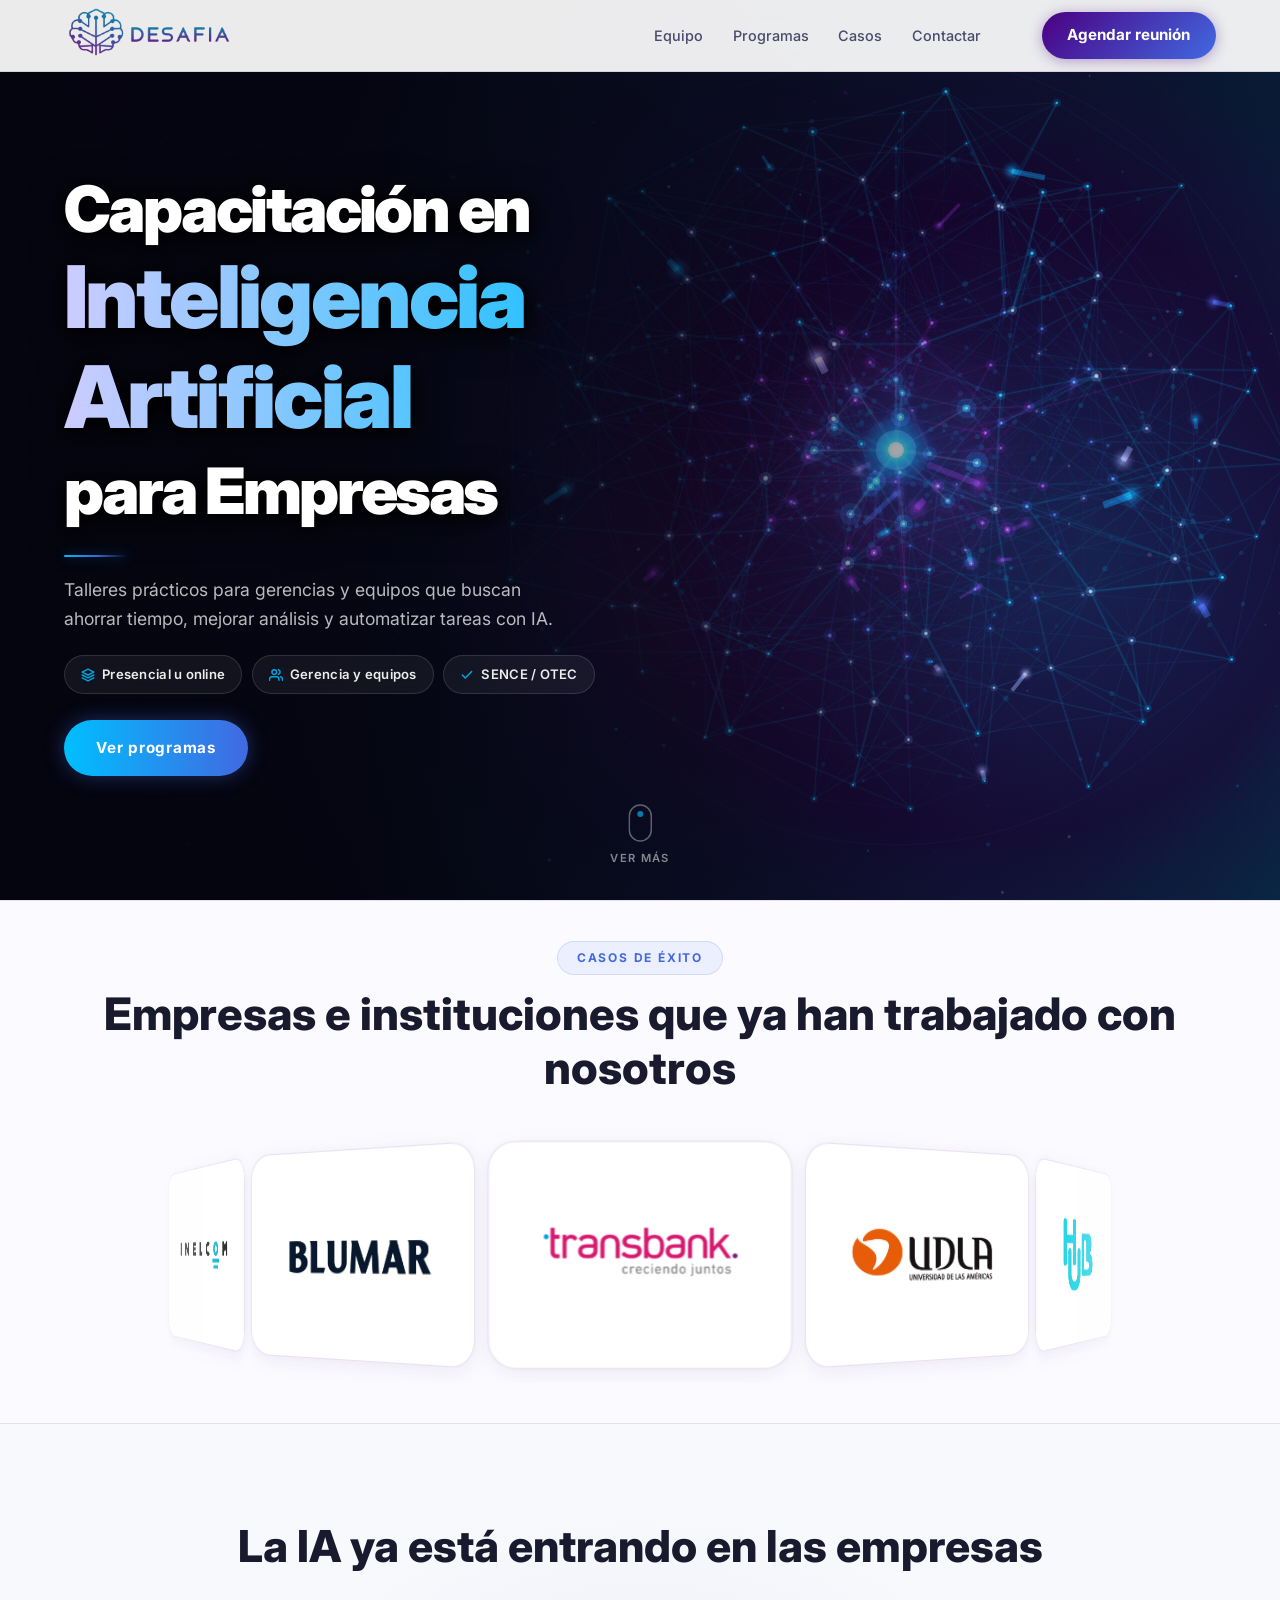
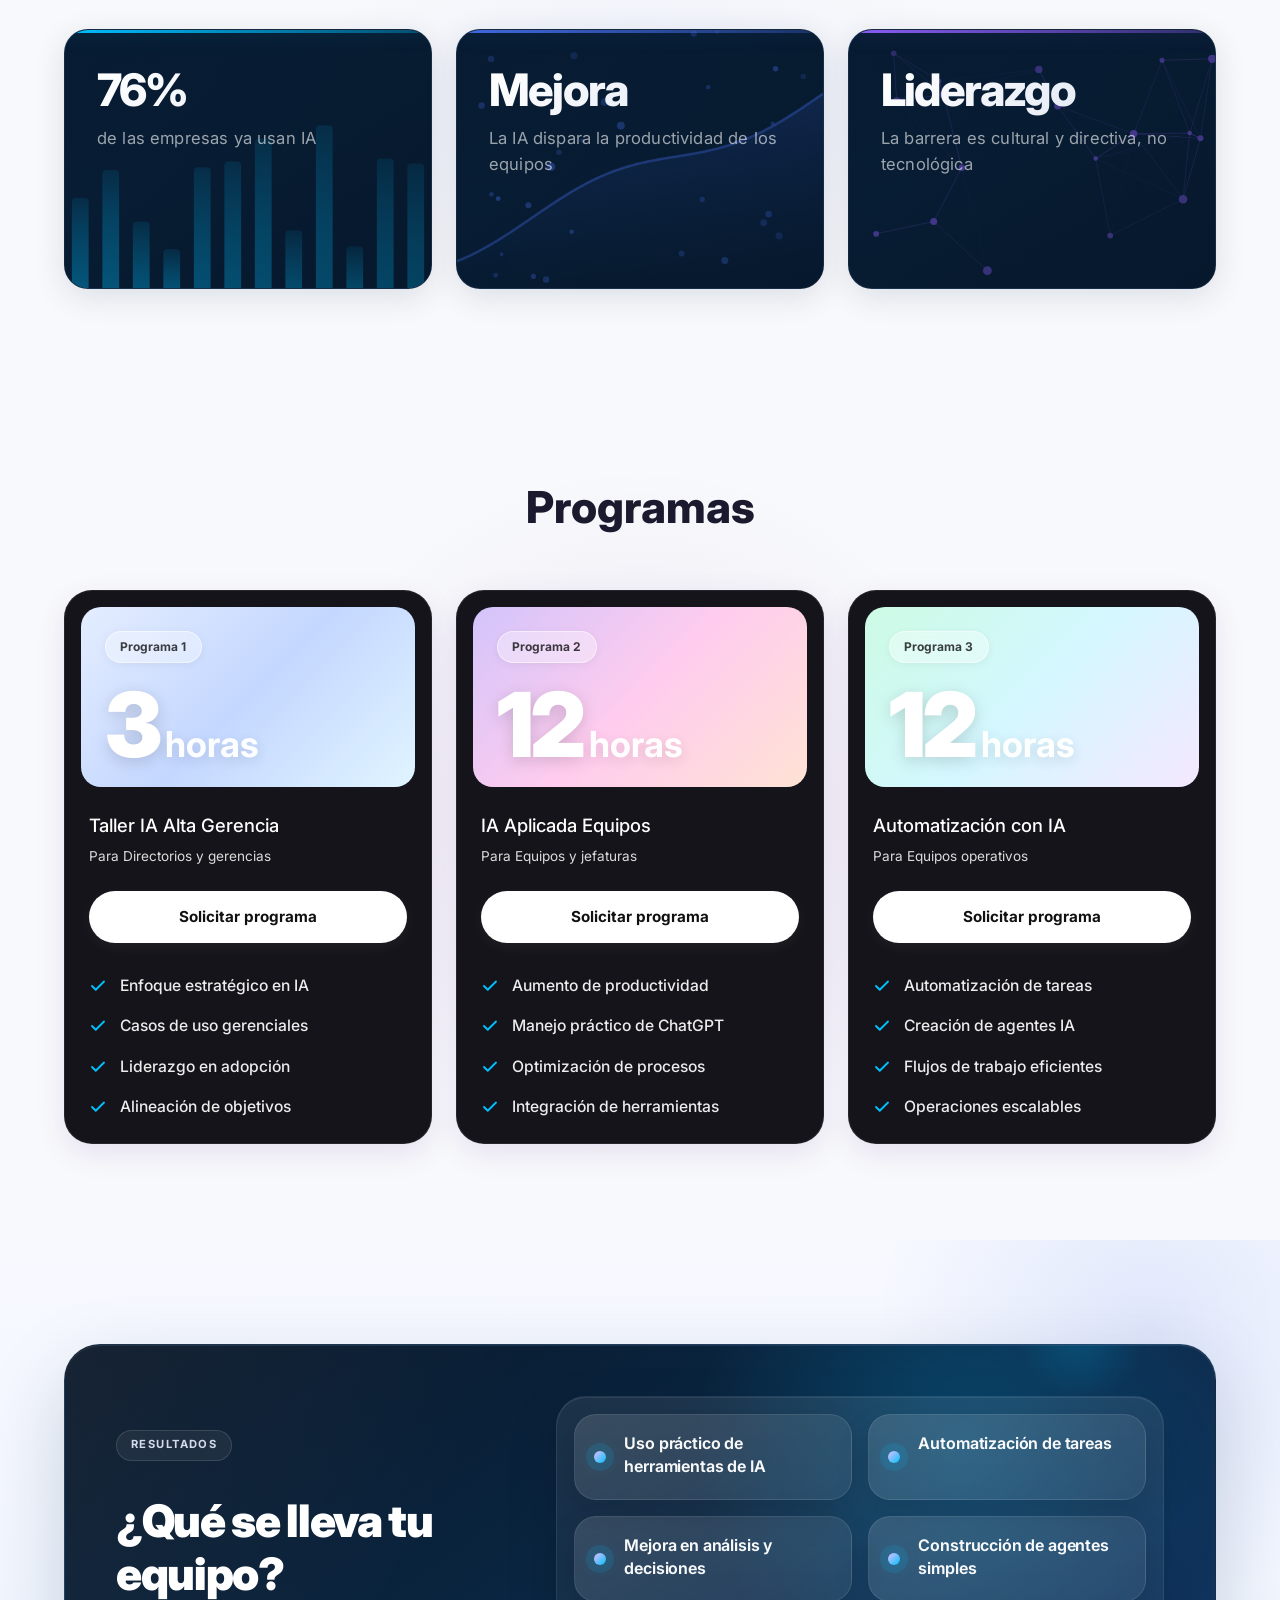
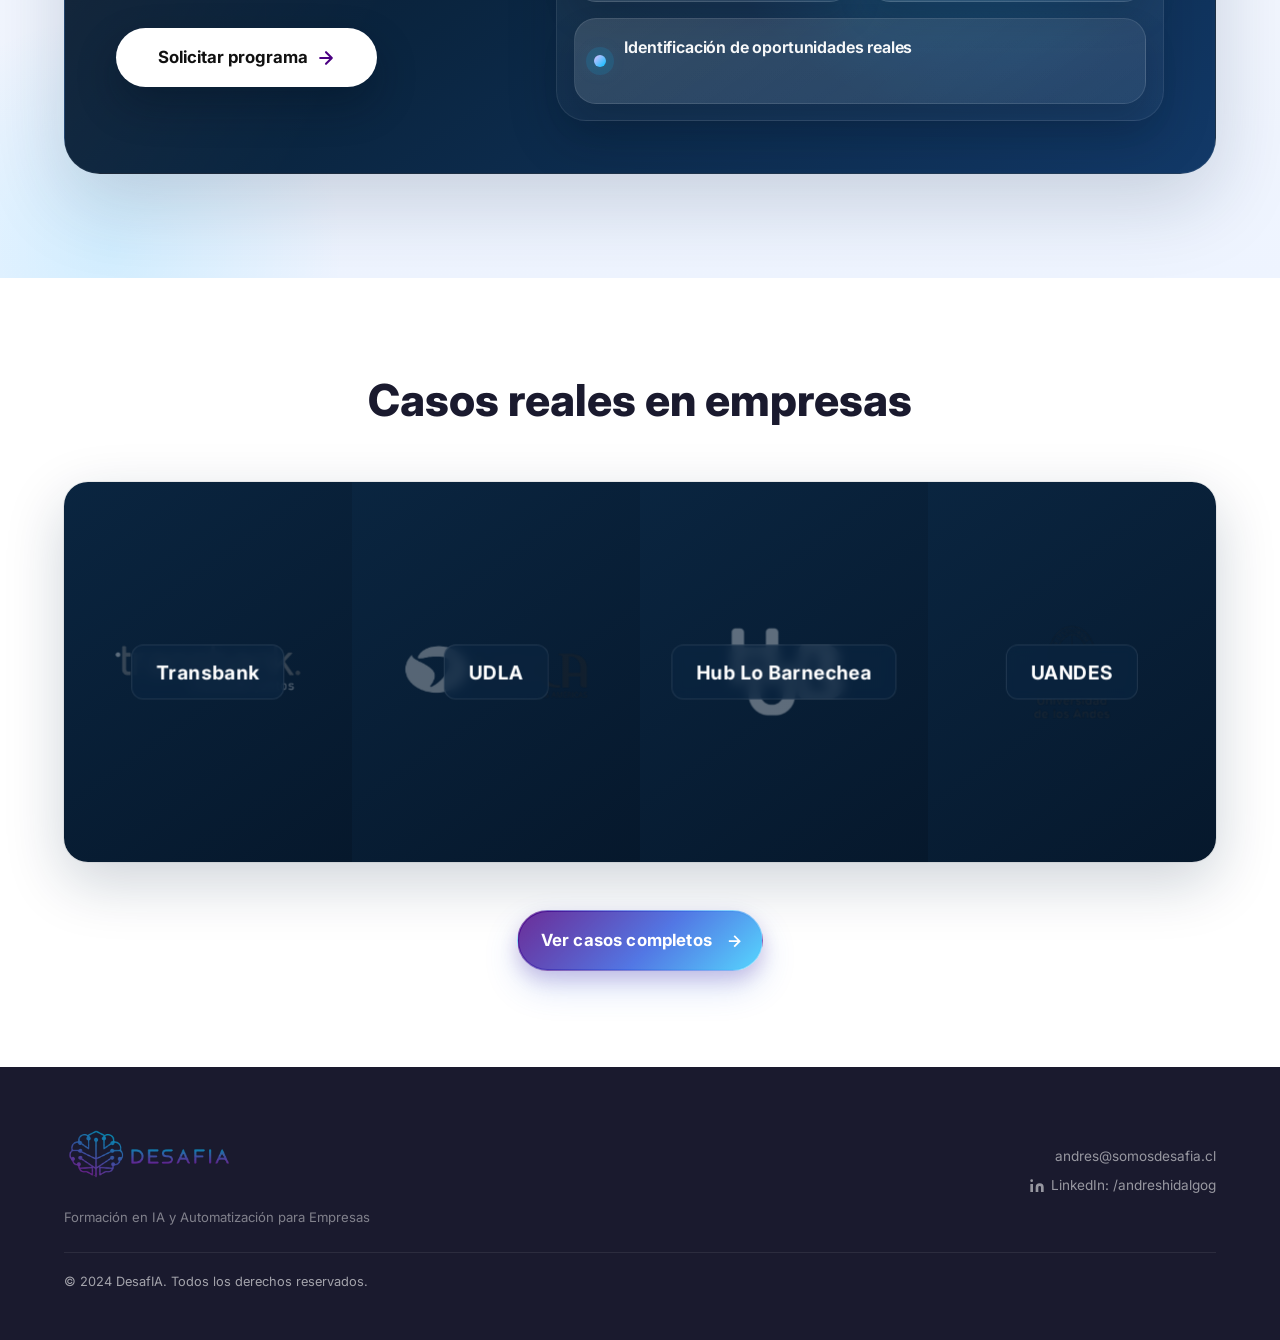
<file: index.html>
﻿<!doctype html>
<html lang="es">
  <head>
    <meta charset="UTF-8" />
    <meta name="viewport" content="width=device-width, initial-scale=1.0" />
    <meta
      name="description"
      content="DesafIA – Formación en Inteligencia Artificial y Automatización para Empresas. Entrenamos líderes y equipos en la adopción progresiva de IA."
    />
    <title>DesafIA – Formación en IA y Automatización para Empresas</title>
    <!-- Set js-ready BEFORE first paint to prevent reveal flicker -->
  <script>document.documentElement.classList.add('js-ready');</script>
  <link rel="preconnect" href="https://fonts.googleapis.com" />
    <link rel="preconnect" href="https://fonts.gstatic.com" crossorigin />
    <link
      href="https://fonts.googleapis.com/css2?family=Inter:wght@300;400;500;600;700;800;900&display=swap"
      rel="stylesheet"
    />
    <link rel="stylesheet" href="styles.css" />
  </head>
  <body>
    <!-- ═══════════════════ NAVBAR ═══════════════════ -->
    <header class="navbar" id="navbar">
      <div class="container navbar__inner">
        <a href="#inicio" class="navbar__logo" id="logo-link">
          <img src="assets/imagenes/logo_desafia.png" alt="DesafIA Logo" class="navbar__logo-img" />
        </a>
        <nav
          class="navbar__nav"
          id="main-nav"
          aria-label="Navegación principal"
        >
          <a href="equipo.html" class="navbar__link">Equipo</a>
          <a href="formacion.html" class="navbar__link">Programas</a>
          <a href="casos.html" class="navbar__link">Casos</a>
          <a href="#contacto" class="navbar__link">Contactar</a>
        </nav>
        <a href="https://calendly.com/andres-somosdesafia" target="_blank" rel="noopener" class="btn btn--cta-primary navbar__cta" id="nav-cta"
          >Agendar reunión</a
        >
        <button
          class="navbar__hamburger"
          id="hamburger"
          aria-label="Abrir menú"
          aria-expanded="false"
        >
          <span></span><span></span><span></span>
        </button>
      </div>
    </header>

    <!-- Mobile menu -->
    <div class="mobile-menu" id="mobile-menu" role="menu">
      <a href="equipo.html" class="mobile-menu__link">Equipo</a>
      <a href="formacion.html" class="mobile-menu__link">Programas</a>
      <a href="casos.html" class="mobile-menu__link">Casos</a>
      <a href="#contacto" class="mobile-menu__link">Contactar</a>
      <a href="https://calendly.com/andres-somosdesafia" target="_blank" rel="noopener" class="btn btn--cta-primary mobile-menu__cta">Agendar reunión</a>
    </div>

    <main>
      <!-- ═══════════════════ HERO ═══════════════════ -->
      <section class="hero" id="inicio" aria-labelledby="hero-heading">
        <!-- Canvas animation -->
        <canvas class="hero__canvas" id="canv" aria-hidden="true"></canvas>

        <div class="container hero__inner">
          <div class="hero__content">
            <h1 class="hero__title reveal" data-delay="100" id="hero-heading">
              Capacitación en
              <span class="gradient-emp">Inteligencia Artificial</span>
              para Empresas
            </h1>

            <div class="hero__divider reveal" data-delay="200" aria-hidden="true"></div>

            <p class="hero__subtitle reveal" data-delay="250">
              Talleres prácticos para gerencias y equipos que buscan ahorrar tiempo, mejorar análisis y automatizar tareas con IA.
            </p>

            <div class="hero__chips reveal" data-delay="350">
              <span class="hero__chip">
                <svg width="14" height="14" viewBox="0 0 24 24" fill="none" stroke="currentColor" stroke-width="2.5" stroke-linecap="round" stroke-linejoin="round"><path d="M12 2L2 7l10 5 10-5-10-5z"/><path d="M2 17l10 5 10-5"/><path d="M2 12l10 5 10-5"/></svg>
                Presencial u online
              </span>
              <span class="hero__chip">
                <svg width="14" height="14" viewBox="0 0 24 24" fill="none" stroke="currentColor" stroke-width="2.5" stroke-linecap="round" stroke-linejoin="round"><path d="M17 21v-2a4 4 0 0 0-4-4H5a4 4 0 0 0-4 4v2"/><circle cx="9" cy="7" r="4"/><path d="M23 21v-2a4 4 0 0 0-3-3.87"/><path d="M16 3.13a4 4 0 0 1 0 7.75"/></svg>
                Gerencia y equipos
              </span>
              <span class="hero__chip">
                <svg width="14" height="14" viewBox="0 0 24 24" fill="none" stroke="currentColor" stroke-width="2.5" stroke-linecap="round" stroke-linejoin="round"><polyline points="20 6 9 17 4 12"/></svg>
                SENCE / OTEC
              </span>
            </div>

            <div class="hero__actions reveal" data-delay="450">
              <a href="formacion.html" class="btn btn--holo" id="hero-cta-primary">
                Ver programas
              </a>
            </div>
          </div>
        </div>

        <!-- Scroll indicator -->
        <div class="hero__scroll-hint" aria-hidden="true">
          <svg class="hero__scroll-icon" width="24" height="38" viewBox="0 0 24 38" fill="none" xmlns="http://www.w3.org/2000/svg">
            <rect x="1" y="1" width="22" height="36" rx="11" stroke="rgba(255,255,255,0.5)" stroke-width="1.5"/>
            <circle class="hero__scroll-dot" cx="12" cy="10" r="3" fill="rgba(0,191,255,0.9)"/>
          </svg>
          <span class="hero__scroll-text">Ver más</span>
        </div>
      </section>

      <!-- ═══════════════════ TRUST / SOCIAL PROOF ═══════════════════ -->
      <section class="trust" id="conocenos" aria-labelledby="trust-heading">
        <div class="container">
          <div class="section-header reveal" style="text-align: center; margin-bottom: 2rem;">
            <p class="trust__label" style="margin-bottom: 0.8rem; display: inline-block; font-size: 0.75rem; font-weight: 700; letter-spacing: 0.15em; text-transform: uppercase; color: var(--primary-blue); background: rgba(65,105,225,0.08); padding: 0.4rem 1.2rem; border-radius: 999px; border: 1px solid rgba(65,105,225,0.15);">
              Casos de Éxito
            </p>
            <h2 class="section-title" id="trust-heading" style="font-size: clamp(1.8rem, 4vw, 2.8rem); font-weight: 800; line-height: 1.2; color: var(--text-dark); margin: 0;">
              Empresas e instituciones que ya han trabajado con nosotros
            </h2>
          </div>
          <div class="scene reveal" data-delay="100">
            <div class="a3d" style="--n: 16">
              <img class="card" src="assets/trust/1.png" style="--i: 0" alt="Socio 1" />
              <img class="card" src="assets/trust/2.png" style="--i: 1" alt="Socio 2" />
              <img class="card" src="assets/trust/3.png" style="--i: 2" alt="Socio 3" />
              <img class="card" src="assets/trust/4.png" style="--i: 3" alt="Socio 4" />
              <img class="card" src="assets/trust/5.png" style="--i: 4" alt="Socio 5" />
              <img class="card" src="assets/trust/6.png" style="--i: 5" alt="Socio 6" />
              <img class="card" src="assets/trust/7.png" style="--i: 6" alt="Socio 7" />
              <img class="card" src="assets/trust/8.png" style="--i: 7" alt="Socio 8" />
              <!-- Duplicate set to form a continuous cylinder -->
              <img class="card" src="assets/trust/1.png" style="--i: 8" alt="Socio 1" />
              <img class="card" src="assets/trust/2.png" style="--i: 9" alt="Socio 2" />
              <img class="card" src="assets/trust/3.png" style="--i: 10" alt="Socio 3" />
              <img class="card" src="assets/trust/4.png" style="--i: 11" alt="Socio 4" />
              <img class="card" src="assets/trust/5.png" style="--i: 12" alt="Socio 5" />
              <img class="card" src="assets/trust/6.png" style="--i: 13" alt="Socio 6" />
              <img class="card" src="assets/trust/7.png" style="--i: 14" alt="Socio 7" />
              <img class="card" src="assets/trust/8.png" style="--i: 15" alt="Socio 8" />
            </div>
          </div>
        </div>
      </section>

      <!-- ═══════════════════ VALUE PROPOSITION ═══════════════════ -->
      <section class="value-prop" aria-labelledby="value-heading">
        <div class="value-prop__glow" aria-hidden="true"></div>
        <div class="container">
          <div class="section-header reveal">
            <h2 class="section-title" id="value-heading">
              La IA ya está entrando en las empresas
            </h2>
          </div>

          <div class="cards-grid cards-grid--3">
            <article class="value-card value-card--glass reveal" data-delay="0" id="card-ia-usage">
              <canvas class="value-card__canvas" data-anim="bars" aria-hidden="true"></canvas>
              <div class="value-card__overlay" aria-hidden="true"></div>
              <div class="value-card__accent value-card__accent--cyan" aria-hidden="true"></div>
              <div class="value-card__content">
                <span class="value-card__highlight" data-count="78">78%</span>
                <h3 class="value-card__title">de las empresas ya usan IA</h3>
              </div>
            </article>

            <article class="value-card value-card--glass reveal" data-delay="100" id="card-ia-productivity">
              <canvas class="value-card__canvas" data-anim="trend" aria-hidden="true"></canvas>
              <div class="value-card__overlay" aria-hidden="true"></div>
              <div class="value-card__accent value-card__accent--blue" aria-hidden="true"></div>
              <div class="value-card__content">
                <span class="value-card__highlight">Mejora</span>
                <h3 class="value-card__title">La IA dispara la productividad de los equipos</h3>
              </div>
            </article>

            <article class="value-card value-card--glass reveal" data-delay="200" id="card-ia-leadership">
              <canvas class="value-card__canvas" data-anim="network" aria-hidden="true"></canvas>
              <div class="value-card__overlay" aria-hidden="true"></div>
              <div class="value-card__accent value-card__accent--purple" aria-hidden="true"></div>
              <div class="value-card__content">
                <span class="value-card__highlight">Liderazgo</span>
                <h3 class="value-card__title">La barrera es cultural y directiva, no tecnológica</h3>
              </div>
            </article>
          </div>
        </div>
      </section>

      <!-- ═══════════════════ PROGRAMAS ═══════════════════ -->
      <section
        class="programs"
        id="formacion"
        aria-labelledby="programs-heading"
      >
        <div class="programs__bg-blob" aria-hidden="true"></div>
        <div class="container">
          <div class="section-header reveal">
            <h2 class="section-title" id="programs-heading">Programas</h2>
          </div>

          <div class="cards-grid cards-grid--3">
            <article class="program-card reveal" data-delay="0" id="prog-gerencia">
              <div class="program-card__banner program-card__banner--1">
                <span class="program-card__badge">Programa 1</span>
                <div class="program-card__price">3<span class="program-card__duration"> horas</span></div>
              </div>
              <div class="program-card__body">
                <h3 class="program-card__title">Taller IA Alta Gerencia</h3>
                <p class="program-card__meta">Para Directorios y gerencias</p>
                <a href="#contacto" class="btn btn--solid-white program-card__button" id="prog-link-gerencia">
                  Solicitar programa
                </a>
                <ul class="program-card__features">
                  <li><svg viewBox="0 0 24 24" fill="none" stroke="currentColor" stroke-width="2.5" stroke-linecap="round" stroke-linejoin="round"><polyline points="20 6 9 17 4 12"></polyline></svg> Enfoque estratégico en IA</li>
                  <li><svg viewBox="0 0 24 24" fill="none" stroke="currentColor" stroke-width="2.5" stroke-linecap="round" stroke-linejoin="round"><polyline points="20 6 9 17 4 12"></polyline></svg> Casos de uso gerenciales</li>
                  <li><svg viewBox="0 0 24 24" fill="none" stroke="currentColor" stroke-width="2.5" stroke-linecap="round" stroke-linejoin="round"><polyline points="20 6 9 17 4 12"></polyline></svg> Liderazgo en adopción</li>
                  <li><svg viewBox="0 0 24 24" fill="none" stroke="currentColor" stroke-width="2.5" stroke-linecap="round" stroke-linejoin="round"><polyline points="20 6 9 17 4 12"></polyline></svg> Alineación de objetivos</li>
                </ul>
              </div>
            </article>

            <article class="program-card program-card--featured reveal" data-delay="100" id="prog-equipos-aplicada">
              <div class="program-card__banner program-card__banner--2">
                <span class="program-card__badge">Programa 2</span>
                <div class="program-card__price">12<span class="program-card__duration"> horas</span></div>
              </div>
              <div class="program-card__body">
                <h3 class="program-card__title">IA Aplicada Equipos</h3>
                <p class="program-card__meta">Para Equipos y jefaturas</p>
                <a href="#contacto" class="btn btn--solid-white program-card__button" id="prog-link-equipos-aplicada">
                  Solicitar programa
                </a>
                <ul class="program-card__features">
                  <li><svg viewBox="0 0 24 24" fill="none" stroke="currentColor" stroke-width="2.5" stroke-linecap="round" stroke-linejoin="round"><polyline points="20 6 9 17 4 12"></polyline></svg> Aumento de productividad</li>
                  <li><svg viewBox="0 0 24 24" fill="none" stroke="currentColor" stroke-width="2.5" stroke-linecap="round" stroke-linejoin="round"><polyline points="20 6 9 17 4 12"></polyline></svg> Manejo práctico de ChatGPT</li>
                  <li><svg viewBox="0 0 24 24" fill="none" stroke="currentColor" stroke-width="2.5" stroke-linecap="round" stroke-linejoin="round"><polyline points="20 6 9 17 4 12"></polyline></svg> Optimización de procesos</li>
                  <li><svg viewBox="0 0 24 24" fill="none" stroke="currentColor" stroke-width="2.5" stroke-linecap="round" stroke-linejoin="round"><polyline points="20 6 9 17 4 12"></polyline></svg> Integración de herramientas</li>
                </ul>
              </div>
            </article>

            <article class="program-card reveal" data-delay="200" id="prog-automatizacion">
              <div class="program-card__banner program-card__banner--3">
                <span class="program-card__badge">Programa 3</span>
                <div class="program-card__price">12<span class="program-card__duration"> horas</span></div>
              </div>
              <div class="program-card__body">
                <h3 class="program-card__title">Automatización con IA</h3>
                <p class="program-card__meta">Para Equipos operativos</p>
                <a href="#contacto" class="btn btn--solid-white program-card__button" id="prog-link-automatizacion">
                  Solicitar programa
                </a>
                <ul class="program-card__features">
                  <li><svg viewBox="0 0 24 24" fill="none" stroke="currentColor" stroke-width="2.5" stroke-linecap="round" stroke-linejoin="round"><polyline points="20 6 9 17 4 12"></polyline></svg> Automatización de tareas</li>
                  <li><svg viewBox="0 0 24 24" fill="none" stroke="currentColor" stroke-width="2.5" stroke-linecap="round" stroke-linejoin="round"><polyline points="20 6 9 17 4 12"></polyline></svg> Creación de agentes IA</li>
                  <li><svg viewBox="0 0 24 24" fill="none" stroke="currentColor" stroke-width="2.5" stroke-linecap="round" stroke-linejoin="round"><polyline points="20 6 9 17 4 12"></polyline></svg> Flujos de trabajo eficientes</li>
                  <li><svg viewBox="0 0 24 24" fill="none" stroke="currentColor" stroke-width="2.5" stroke-linecap="round" stroke-linejoin="round"><polyline points="20 6 9 17 4 12"></polyline></svg> Operaciones escalables</li>
                </ul>
              </div>
            </article>
          </div>
        </div>
      </section>

      <!-- ═══════════════════ CTA FINAL ═══════════════════ -->
      <section class="cta-final" id="contacto" aria-labelledby="cta-heading">
        <div class="cta-final__glow cta-final__glow--one" aria-hidden="true"></div>
        <div class="cta-final__glow cta-final__glow--two" aria-hidden="true"></div>
        <div class="container cta-final__inner">
          <div class="cta-final__shell reveal">
            <div class="cta-final__content">
              <span class="section-tag section-tag--light">Resultados</span>
              <h2 class="cta-final__title" id="cta-heading">
                ¿Qué se lleva tu equipo?
              </h2>
              <div class="cta-final__actions">
                <a
                  href="https://calendly.com/andres-somosdesafia"
                  class="btn btn--solid-white btn--xl"
                  id="cta-final-btn"
                >
                  Solicitar programa
                  <svg
                    width="20"
                    height="20"
                    viewBox="0 0 24 24"
                    fill="none"
                    stroke="currentColor"
                    stroke-width="2.5"
                    stroke-linecap="round"
                    stroke-linejoin="round"
                    aria-hidden="true"
                  >
                    <path d="M5 12h14M12 5l7 7-7 7" />
                  </svg>
                </a>
              </div>
            </div>

            <div class="cta-final__results">
              <ul class="cta-final__list" aria-label="Resultados del programa">
                <li class="cta-final__item reveal" data-delay="0">
                  <span class="cta-final__item-text">Uso práctico de herramientas de IA</span>
                </li>
                <li class="cta-final__item reveal" data-delay="80">
                  <span class="cta-final__item-text">Automatización de tareas</span>
                </li>
                <li class="cta-final__item reveal" data-delay="160">
                  <span class="cta-final__item-text">Mejora en análisis y decisiones</span>
                </li>
                <li class="cta-final__item reveal" data-delay="240">
                  <span class="cta-final__item-text">Construcción de agentes simples</span>
                </li>
                <li class="cta-final__item cta-final__item--wide reveal" data-delay="320">
                  <span class="cta-final__item-text">Identificación de oportunidades reales</span>
                </li>
              </ul>
            </div>
          </div>
        </div>
      </section>

      <!-- ═══════════════════ CASOS (HOME) ═══════════════════ -->
      <section class="cases" id="casos" aria-labelledby="cases-heading">
        <div class="container">
          <div class="section-header reveal">
            <h2 class="section-title" id="cases-heading">Casos reales en empresas</h2>
          </div>

          <div class="cases-cards reveal">
            <!-- Card 1: Transbank -->
            <div class="cases-card">
              <img src="assets/trust/1.png" alt="Logo Transbank" loading="lazy" />
              <div class="cases-card__title">Transbank</div>
              <p class="cases-card__desc">Formación a gerencia en uso estratégico de IA</p>
            </div>

            <!-- Card 2: UDLA -->
            <div class="cases-card">
              <img src="assets/trust/2.png" alt="Logo UDLA" loading="lazy" />
              <div class="cases-card__title">UDLA</div>
              <p class="cases-card__desc">Automatización de procesos de compras</p>
            </div>

            <!-- Card 3: Hub Lo Barnechea -->
            <div class="cases-card">
              <img src="assets/trust/3.png" alt="Logo Hub Lo Barnechea" loading="lazy" />
              <div class="cases-card__title">Hub Lo Barnechea</div>
              <p class="cases-card__desc">Talleres de IA para emprendedores</p>
            </div>

            <!-- Card 4: UANDES -->
            <div class="cases-card">
              <img src="assets/trust/4.png" alt="Logo Universidad de los Andes" loading="lazy" />
              <div class="cases-card__title">UANDES</div>
              <p class="cases-card__desc">Formación y conexión académica en IA</p>
            </div>
          </div>

          <div class="cases__actions reveal" data-delay="400">
            <a href="casos.html" class="btn btn--xl cases__button">
              <span>Ver casos completos</span>
              <svg width="20" height="20" viewBox="0 0 24 24" fill="none" stroke="currentColor" aria-hidden="true">
                <path d="M5 12h14M12 5l7 7-7 7" />
              </svg>
            </a>
          </div>
        </div>
      </section>
    </main>

    <!-- ═══════════════════ FOOTER ═══════════════════ -->
    <footer class="footer" role="contentinfo">
      <div class="container footer__inner">
        <div class="footer__brand">
          <a href="#inicio" class="navbar__logo footer__logo">
            <img src="assets/imagenes/logo_desafia.png" alt="DesafIA Logo" class="navbar__logo-img" />
          </a>
          <p class="footer__tagline">
            Formación en IA y Automatización para Empresas
          </p>
        </div>
        <div class="footer__contact">
          <a
            href="mailto:andres@somosdesafia.cl"
            class="footer__link"
            id="footer-email"
            >andres@somosdesafia.cl</a
          >
          <a
            href="https://www.linkedin.com/in/andreshidalgog"
            target="_blank"
            rel="noopener noreferrer"
            class="footer__link"
            id="footer-linkedin"
          >
            <svg
              width="16"
              height="16"
              viewBox="0 0 24 24"
              fill="currentColor"
              aria-hidden="true"
            >
              <path
                d="M16 8a6 6 0 0 1 6 6v7h-4v-7a2 2 0 0 0-2-2 2 2 0 0 0-2 2v7h-4v-7a6 6 0 0 1 6-6zM2 9h4v12H2z"
              />
              <circle cx="4" cy="4" r="2" />
            </svg>
            LinkedIn: /andreshidalgog
          </a>
        </div>
        <p class="footer__copy">
          © 2024 DesafIA. Todos los derechos reservados.
        </p>
      </div>
    </footer>

    <script src="animations.js"></script>
    <script>
      (function () {
        const canvas = document.getElementById("canv");
        if (!canvas) return;

        const heroSection = document.getElementById("inicio");
        const ctx = canvas.getContext("2d", { alpha: false });
        if (!ctx) return;

        const COLORS = {
          bg: [5, 5, 16],
          deep: [75, 0, 130],
          blue: [65, 105, 225],
          cyan: [0, 191, 255],
          soft: [204, 204, 255],
          magenta: [180, 50, 220],
        };

        const TAU = Math.PI * 2;
        const state = {
          width: 0,
          height: 0,
          dpr: 1,
          centerX: 0,
          centerY: 0,
          radius: 0,
          nodes: [],
          edges: [],
          pulses: [],
          stars: [],
          neuronRings: [],
          pulseClock: 0,
          burstClock: 2.4,
          waveClock: 0,
          pointerX: 0,
          pointerY: 0,
          targetPointerX: 0,
          targetPointerY: 0,
          motion: window.matchMedia("(prefers-reduced-motion: reduce)").matches ? 0.45 : 1,
          isMobile: window.matchMedia("(max-width: 900px)").matches,
        };

        let rafId = 0;
        let lastTime = performance.now();
        let resizeTimer = 0;

        function clamp(value, min, max) {
          return Math.max(min, Math.min(max, value));
        }

        function random(min, max) {
          return Math.random() * (max - min) + min;
        }

        function lerp(a, b, t) {
          return a + (b - a) * t;
        }

        function rgba(rgb, alpha) {
          return "rgba(" + rgb[0] + "," + rgb[1] + "," + rgb[2] + "," + alpha + ")";
        }

        function dist3(a, b) {
          const dx = a.x - b.x;
          const dy = a.y - b.y;
          const dz = a.z - b.z;
          return Math.sqrt(dx * dx + dy * dy + dz * dz);
        }

        function fibonacciPoint(index, total) {
          if (total <= 1) return { x: 0, y: 0, z: 0 };
          const t = index / (total - 1);
          const y = 1 - t * 2;
          const radius = Math.sqrt(Math.max(0, 1 - y * y));
          const theta = Math.PI * (3 - Math.sqrt(5)) * index;
          return {
            x: Math.cos(theta) * radius,
            y: y,
            z: Math.sin(theta) * radius,
          };
        }

        function nearestNodes(sourceId, candidates, nodes, limit, maxDistance) {
          const source = nodes[sourceId];
          const ranked = [];

          for (let i = 0; i < candidates.length; i += 1) {
            const targetId = candidates[i];
            if (targetId === sourceId) continue;
            const distance = dist3(source, nodes[targetId]);
            if (typeof maxDistance === "number" && distance > maxDistance) continue;
            ranked.push({ id: targetId, distance: distance });
          }

          ranked.sort(function (a, b) {
            return a.distance - b.distance;
          });

          return ranked.slice(0, limit).map(function (item) {
            return item.id;
          });
        }

        function edgeColorByLayer(avgLayer) {
          if (avgLayer >= 3.5) return COLORS.cyan;
          if (avgLayer >= 2.5) return COLORS.blue;
          if (avgLayer >= 1.5) return COLORS.magenta;
          return COLORS.soft;
        }

        function spawnPulse(edgeIndex, startProgress) {
          if (!state.edges.length) return;

          const idx = typeof edgeIndex === "number" ? edgeIndex : Math.floor(Math.random() * state.edges.length);
          const roll = Math.random();
          const color = roll < 0.4 ? COLORS.cyan : roll < 0.7 ? COLORS.blue : roll < 0.9 ? COLORS.magenta : COLORS.soft;

          state.pulses.push({
            edgeIndex: idx,
            progress: typeof startProgress === "number" ? startProgress : 0,
            speed: random(0.34, 0.96) * state.motion,
            radius: random(1.8, 4.2),
            color: color,
          });

          if (state.pulses.length > 340) {
            state.pulses.shift();
          }
        }

        function buildStars() {
          const areaFactor = clamp((state.width * state.height) / (1600 * 900), 0.6, 1.6);
          const baseCount = state.isMobile ? 100 : 200;
          const count = Math.round(baseCount * areaFactor);
          const stars = [];

          for (let i = 0; i < count; i += 1) {
            const choice = Math.random();
            const color = choice < 0.55 ? COLORS.soft : choice < 0.75 ? COLORS.cyan : choice < 0.9 ? COLORS.blue : COLORS.magenta;
            stars.push({
              x: Math.random(),
              y: Math.random(),
              depth: random(0.28, 1),
              size: random(0.35, 1.8),
              phase: random(0, TAU),
              twinkle: random(0.35, 1.4),
              color: color,
            });
          }

          state.stars = stars;
        }

        function buildNetwork() {
          const density = state.isMobile ? 0.72 : 1;
          const layers = [
            { radius: 0.03, count: 1, size: 3.0, color: COLORS.soft },
            { radius: 0.22, count: Math.max(8, Math.round(14 * density)), size: 2.2, color: COLORS.cyan },
            { radius: 0.40, count: Math.max(14, Math.round(28 * density)), size: 1.7, color: COLORS.magenta },
            { radius: 0.58, count: Math.max(22, Math.round(44 * density)), size: 1.4, color: COLORS.blue },
            { radius: 0.78, count: Math.max(34, Math.round(64 * density)), size: 1.15, color: COLORS.soft },
            { radius: 1.0, count: Math.max(44, Math.round(88 * density)), size: 0.95, color: COLORS.cyan },
          ];

          const nodes = [];
          const layerBuckets = [];
          let nodeId = 0;

          for (let layerIndex = 0; layerIndex < layers.length; layerIndex += 1) {
            const layer = layers[layerIndex];
            const bucket = [];

            for (let i = 0; i < layer.count; i += 1) {
              const base = layer.count === 1
                ? { x: 0, y: 0, z: 0 }
                : fibonacciPoint(i + Math.random() * 0.2, layer.count);

              const jitter = layerIndex === 0 ? 0 : (Math.random() - 0.5) * (0.14 / (layerIndex + 1));
              const radius = layer.radius * (1 + jitter);

              nodes.push({
                id: nodeId,
                layer: layerIndex,
                x: base.x * radius,
                y: base.y * radius,
                z: base.z * radius,
                baseSize: layer.size * random(0.86, 1.25),
                phase: random(0, TAU),
                twinkle: random(0.75, 1.25),
                color: layer.color,
                activation: 0,
                px: 0,
                py: 0,
                vis: 0,
                renderSize: 1,
              });

              bucket.push(nodeId);
              nodeId += 1;
            }

            layerBuckets.push(bucket);
          }

          const edges = [];
          const edgeSet = new Set();

          function addEdge(a, b, strength) {
            if (a === b) return;
            const key = a < b ? a + "-" + b : b + "-" + a;
            if (edgeSet.has(key)) return;
            edgeSet.add(key);

            const avgLayer = (nodes[a].layer + nodes[b].layer) * 0.5;
            edges.push({
              a: a,
              b: b,
              strength: strength,
              phase: Math.random(),
              color: edgeColorByLayer(avgLayer),
            });
          }

          for (let layer = 1; layer < layerBuckets.length; layer += 1) {
            const current = layerBuckets[layer];
            const previous = layerBuckets[layer - 1];

            for (let i = 0; i < current.length; i += 1) {
              const node = current[i];
              const prevNearest = nearestNodes(node, previous, nodes, layer === 1 ? 1 : 3);
              const sameNearest = nearestNodes(node, current, nodes, layer < 3 ? 2 : 3, 0.38 + layer * 0.22);

              for (let p = 0; p < prevNearest.length; p += 1) {
                addEdge(node, prevNearest[p], 0.88 - p * 0.18);
              }

              for (let s = 0; s < sameNearest.length; s += 1) {
                if (Math.random() < 0.78) {
                  addEdge(node, sameNearest[s], 0.44 + Math.random() * 0.22);
                }
              }
            }

            if (layer < layerBuckets.length - 1) {
              const next = layerBuckets[layer + 1];
              for (let i = 0; i < Math.min(current.length, next.length); i += 2) {
                addEdge(current[i], next[(i * 7) % next.length], 0.48 + Math.random() * 0.2);
              }
            }
          }

          const outerNodes = layerBuckets.slice(2).flat();
          const extraLinks = Math.floor(outerNodes.length * (state.isMobile ? 0.22 : 0.36));

          for (let i = 0; i < extraLinks; i += 1) {
            const a = outerNodes[Math.floor(Math.random() * outerNodes.length)];
            const b = outerNodes[Math.floor(Math.random() * outerNodes.length)];
            if (a === b) continue;
            if (dist3(nodes[a], nodes[b]) < 0.95) {
              addEdge(a, b, 0.36 + Math.random() * 0.24);
            }
          }

          const core = layerBuckets[0][0];
          const bridges = state.isMobile ? 10 : 18;
          for (let i = 0; i < bridges; i += 1) {
            const target = outerNodes[Math.floor(Math.random() * outerNodes.length)];
            addEdge(core, target, 0.55 + Math.random() * 0.24);
          }

          // Cross-layer long-range "skip connections" (like residual networks)
          for (let l = 0; l < layerBuckets.length - 2; l += 1) {
            const from = layerBuckets[l];
            const to = layerBuckets[l + 2];
            const skipCount = Math.floor(Math.min(from.length, to.length) * 0.18);
            for (let i = 0; i < skipCount; i += 1) {
              const a = from[Math.floor(Math.random() * from.length)];
              const b = to[Math.floor(Math.random() * to.length)];
              addEdge(a, b, 0.32 + Math.random() * 0.18);
            }
          }

          state.nodes = nodes;
          state.edges = edges;
          state.pulses = [];
          state.pulseClock = 0;
          state.burstClock = random(1.8, 3.2);

          const initialPulses = state.isMobile ? 18 : 36;
          for (let i = 0; i < initialPulses; i += 1) {
            spawnPulse(Math.floor(Math.random() * state.edges.length), Math.random());
          }
        }

        function resizeCanvas(rebuildNetwork) {
          state.isMobile = window.matchMedia("(max-width: 900px)").matches;
          state.dpr = Math.min(window.devicePixelRatio || 1, 2);
          state.width = window.innerWidth;
          state.height = heroSection ? Math.max(window.innerHeight, heroSection.offsetHeight) : window.innerHeight;
          state.centerX = state.width * (state.isMobile ? 0.5 : 0.7);
          state.centerY = state.height * 0.50;
          state.radius = Math.min(state.width, state.height) * (state.isMobile ? 0.32 : 0.36);

          canvas.width = Math.floor(state.width * state.dpr);
          canvas.height = Math.floor(state.height * state.dpr);
          canvas.style.width = state.width + "px";
          canvas.style.height = state.height + "px";
          ctx.setTransform(state.dpr, 0, 0, state.dpr, 0, 0);

          buildStars();
          if (rebuildNetwork || state.nodes.length === 0) {
            buildNetwork();
          }
        }

        function drawBackground(t) {
          ctx.fillStyle = rgba(COLORS.bg, 1);
          ctx.fillRect(0, 0, state.width, state.height);

          // Dual orbiting nebula glow
          const swingX1 = state.centerX + Math.sin(t * 0.18 * state.motion) * state.width * 0.18;
          const swingY1 = state.centerY + Math.cos(t * 0.15 * state.motion) * state.height * 0.14;
          const swingX2 = state.centerX + Math.cos(t * 0.14 * state.motion + 2.1) * state.width * 0.22;
          const swingY2 = state.centerY + Math.sin(t * 0.12 * state.motion + 1.3) * state.height * 0.16;

          var minDim = Math.min(state.width, state.height);
          var maxDim = Math.max(state.width, state.height);

          var aura = ctx.createRadialGradient(
            swingX1, swingY1, minDim * 0.06,
            state.centerX, state.centerY, maxDim * 0.72
          );
          aura.addColorStop(0, rgba(COLORS.blue, 0.32));
          aura.addColorStop(0.3, rgba(COLORS.deep, 0.26));
          aura.addColorStop(0.65, rgba(COLORS.cyan, 0.12));
          aura.addColorStop(1, "rgba(5,5,16,0)");
          ctx.fillStyle = aura;
          ctx.fillRect(0, 0, state.width, state.height);

          // Second nebula (magenta/purple)
          var aura2 = ctx.createRadialGradient(
            swingX2, swingY2, minDim * 0.04,
            state.centerX, state.centerY, maxDim * 0.6
          );
          aura2.addColorStop(0, rgba(COLORS.magenta, 0.18));
          aura2.addColorStop(0.4, rgba(COLORS.deep, 0.12));
          aura2.addColorStop(1, "rgba(5,5,16,0)");
          ctx.fillStyle = aura2;
          ctx.fillRect(0, 0, state.width, state.height);

          var beam = ctx.createLinearGradient(0, 0, state.width, state.height);
          beam.addColorStop(0, "rgba(75,0,130,0.22)");
          beam.addColorStop(0.52, "rgba(7,12,30,0.06)");
          beam.addColorStop(1, "rgba(0,191,255,0.1)");
          ctx.fillStyle = beam;
          ctx.fillRect(0, 0, state.width, state.height);
        }

        function drawStars(t) {
          for (let i = 0; i < state.stars.length; i += 1) {
            const star = state.stars[i];
            const x = star.x * state.width
              + Math.sin(t * 0.24 * state.motion + star.phase) * (14 * star.depth)
              + state.pointerX * 14 * star.depth;
            const y = star.y * state.height
              + Math.cos(t * 0.18 * state.motion + star.phase) * (10 * star.depth)
              + state.pointerY * 10 * star.depth;
            const flicker = (Math.sin(t * star.twinkle * state.motion + star.phase) + 1) * 0.5;
            const alpha = (0.08 + flicker * 0.4) * star.depth;
            const size = star.size * (0.65 + flicker * 0.7);

            ctx.fillStyle = rgba(star.color, alpha);
            ctx.beginPath();
            ctx.arc(x, y, size, 0, TAU);
            ctx.fill();
          }
        }

        // Draw pulsing concentric rings around the neural network (layer boundaries)
        function drawNeuronRings(t) {
          ctx.save();
          ctx.globalCompositeOperation = "lighter";
          var cx = state.centerX + state.pointerX * 35;
          var cy = state.centerY + state.pointerY * 24;
          var layerRadii = [0.22, 0.40, 0.58, 0.78, 1.0];
          var ringColors = [COLORS.cyan, COLORS.magenta, COLORS.blue, COLORS.soft, COLORS.cyan];

          for (var r = 0; r < layerRadii.length; r++) {
            var baseR = layerRadii[r] * state.radius * 1.15;
            var wave = Math.sin(t * 0.8 * state.motion + r * 1.2) * 0.06;
            var radius = baseR * (1 + wave);
            var alpha = 0.03 + 0.025 * Math.sin(t * 1.2 * state.motion + r * 0.9);
            ctx.strokeStyle = rgba(ringColors[r], alpha);
            ctx.lineWidth = 1;
            ctx.beginPath();
            ctx.arc(cx, cy, radius, 0, TAU);
            ctx.stroke();
          }
          ctx.restore();
        }

        function projectNodes(t) {
          const yaw = t * 0.2 * state.motion + state.pointerX * 0.5;
          const pitch = Math.sin(t * 0.16 * state.motion) * 0.28 + state.pointerY * 0.25;
          const cosY = Math.cos(yaw);
          const sinY = Math.sin(yaw);
          const cosX = Math.cos(pitch);
          const sinX = Math.sin(pitch);

          const networkCenterX = state.centerX + state.pointerX * 35;
          const networkCenterY = state.centerY + state.pointerY * 24;

          // Propagation wave for activation effect
          state.waveClock += 0.016 * state.motion;
          var wavePos = (state.waveClock * 0.3) % 1.4;

          for (let i = 0; i < state.nodes.length; i += 1) {
            const node = state.nodes[i];
            const breathe = 1 + Math.sin(t * node.twinkle * state.motion + node.phase) * 0.06;

            const x = node.x * breathe;
            const y = node.y * breathe;
            const z = node.z * breathe;

            const xr = x * cosY - z * sinY;
            const zr = x * sinY + z * cosY;
            const yr = y * cosX - zr * sinX;
            const zf = y * sinX + zr * cosX;

            const vis = clamp((zf + 1.35) / 2.7, 0, 1);
            const perspective = 0.62 + vis * 1.06;

            node.px = networkCenterX + xr * state.radius * perspective;
            node.py = networkCenterY + yr * state.radius * perspective * 0.9;
            node.vis = vis;

            // Neural activation: nodes "light up" as the wave passes their layer
            var layerNorm = node.layer / 5;
            var waveDist = Math.abs(layerNorm - wavePos);
            var activation = waveDist < 0.18 ? (1 - waveDist / 0.18) * 0.6 : 0;
            node.activation = node.activation * 0.92 + activation * 0.08;

            node.renderSize = node.baseSize
              * (0.78 + vis * 1.25)
              * (0.92 + Math.sin(t * 1.3 * state.motion + node.phase) * 0.12)
              * (1 + node.activation * 0.8);
          }
        }

        function drawConnections(t) {
          ctx.save();
          ctx.lineCap = "round";

          for (let i = 0; i < state.edges.length; i += 1) {
            const edge = state.edges[i];
            const a = state.nodes[edge.a];
            const b = state.nodes[edge.b];
            const depthMix = (a.vis + b.vis) * 0.5;
            if (depthMix < 0.08) continue;

            // Activation glow on connections
            var edgeActivation = (a.activation + b.activation) * 0.5;

            const shimmer = 0.82 + 0.18 * Math.sin(t * 2.2 * state.motion + edge.phase * TAU);
            const alpha = (0.05 + depthMix * 0.26 + edgeActivation * 0.35) * edge.strength * shimmer;
            const width = (0.35 + depthMix * 1.3 + edgeActivation * 1.5) * edge.strength;

            // Soft outer glow
            ctx.strokeStyle = rgba(edge.color, alpha * 0.35);
            ctx.lineWidth = width * 3;
            ctx.beginPath();
            ctx.moveTo(a.px, a.py);
            ctx.lineTo(b.px, b.py);
            ctx.stroke();

            // Core line
            ctx.strokeStyle = rgba(edge.color, alpha);
            ctx.lineWidth = width;
            ctx.beginPath();
            ctx.moveTo(a.px, a.py);
            ctx.lineTo(b.px, b.py);
            ctx.stroke();

            // Data flow particles along edges
            if (edge.phase < 0.2 || edgeActivation > 0.1) {
              const flow = (t * 0.3 * state.motion + edge.phase * 1.7) % 1;
              const hx = lerp(a.px, b.px, flow);
              const hy = lerp(a.py, b.py, flow);
              ctx.fillStyle = rgba(COLORS.cyan, depthMix * 0.3 + edgeActivation * 0.4);
              ctx.beginPath();
              ctx.arc(hx, hy, 1.4 + depthMix * 1.8 + edgeActivation * 2, 0, TAU);
              ctx.fill();
            }
          }

          ctx.restore();
        }

        function updateAndDrawPulses(dt) {
          state.pulseClock += dt * (state.isMobile ? 9 : 16) * state.motion;
          while (state.pulseClock >= 1) {
            spawnPulse();
            state.pulseClock -= 1;
          }

          state.burstClock -= dt * state.motion;
          if (state.burstClock <= 0 && state.edges.length) {
            const burstCount = state.isMobile ? 6 : 12;
            const seedEdge = Math.floor(Math.random() * state.edges.length);
            for (let i = 0; i < burstCount; i += 1) {
              spawnPulse((seedEdge + i * 13) % state.edges.length, Math.random() * 0.25);
            }
            state.burstClock = random(1.4, 2.8);
          }

          ctx.save();
          ctx.globalCompositeOperation = "lighter";

          for (let i = state.pulses.length - 1; i >= 0; i -= 1) {
            const pulse = state.pulses[i];
            const edge = state.edges[pulse.edgeIndex];
            if (!edge) {
              state.pulses.splice(i, 1);
              continue;
            }

            const a = state.nodes[edge.a];
            const b = state.nodes[edge.b];
            const depthMix = (a.vis + b.vis) * 0.5;
            if (depthMix <= 0.05) continue;

            pulse.progress += dt * pulse.speed;
            if (pulse.progress >= 1.05) {
              // When pulse arrives at destination, boost node activation
              b.activation = Math.min(1, b.activation + 0.15);
              state.pulses.splice(i, 1);
              continue;
            }

            const tailT = Math.max(0, pulse.progress - 0.12);
            const x = lerp(a.px, b.px, pulse.progress);
            const y = lerp(a.py, b.py, pulse.progress);
            const tx = lerp(a.px, b.px, tailT);
            const ty = lerp(a.py, b.py, tailT);

            const fade = pulse.progress < 0.85 ? 1 : 1 - (pulse.progress - 0.85) / 0.2;
            const alpha = clamp((0.22 + depthMix * 0.72) * fade, 0, 1);

            // Longer glowing tail
            ctx.strokeStyle = rgba(pulse.color, alpha * 0.55);
            ctx.lineWidth = pulse.radius * (0.9 + depthMix * 1.3);
            ctx.beginPath();
            ctx.moveTo(tx, ty);
            ctx.lineTo(x, y);
            ctx.stroke();

            const glowRadius = pulse.radius * (2.2 + depthMix * 2.6);
            const glow = ctx.createRadialGradient(x, y, 0, x, y, glowRadius);
            glow.addColorStop(0, rgba(pulse.color, alpha));
            glow.addColorStop(0.4, rgba(pulse.color, alpha * 0.4));
            glow.addColorStop(1, "rgba(0,0,0,0)");

            ctx.fillStyle = glow;
            ctx.beginPath();
            ctx.arc(x, y, glowRadius, 0, TAU);
            ctx.fill();
          }

          ctx.restore();
        }

        function drawCore(t) {
          const x = state.centerX + state.pointerX * 26;
          const y = state.centerY + state.pointerY * 18;
          const pulse = 1 + Math.sin(t * 1.5 * state.motion) * 0.12;
          const radius = state.radius * 0.14 * pulse;

          // Outer halo with pulsing rings
          for (var ring = 3; ring >= 1; ring--) {
            var ringR = radius * (1.8 + ring * 0.8);
            var ringAlpha = 0.04 + 0.03 * Math.sin(t * 2 * state.motion + ring * 1.1);
            ctx.strokeStyle = rgba(COLORS.cyan, ringAlpha);
            ctx.lineWidth = 0.8;
            ctx.beginPath();
            ctx.arc(x, y, ringR, 0, TAU);
            ctx.stroke();
          }

          const halo = ctx.createRadialGradient(x, y, 0, x, y, radius * 3.8);
          halo.addColorStop(0, rgba(COLORS.cyan, 0.32));
          halo.addColorStop(0.25, rgba(COLORS.blue, 0.22));
          halo.addColorStop(0.6, rgba(COLORS.magenta, 0.08));
          halo.addColorStop(1, "rgba(0,0,0,0)");
          ctx.fillStyle = halo;
          ctx.beginPath();
          ctx.arc(x, y, radius * 3.8, 0, TAU);
          ctx.fill();

          const core = ctx.createRadialGradient(x, y, 0, x, y, radius);
          core.addColorStop(0, rgba(COLORS.soft, 0.98));
          core.addColorStop(0.3, rgba(COLORS.cyan, 0.75));
          core.addColorStop(0.7, rgba(COLORS.blue, 0.3));
          core.addColorStop(1, rgba(COLORS.deep, 0));
          ctx.fillStyle = core;
          ctx.beginPath();
          ctx.arc(x, y, radius, 0, TAU);
          ctx.fill();
        }

        function drawNodes() {
          const sorted = state.nodes.slice().sort(function (a, b) {
            return a.vis - b.vis;
          });

          ctx.save();
          ctx.globalCompositeOperation = "lighter";

          for (let i = 0; i < sorted.length; i += 1) {
            const node = sorted[i];
            const alpha = 0.12 + node.vis * 0.88;
            const activation = node.activation || 0;
            const radius = node.renderSize * (node.layer === 0 ? 1.8 : 1);
            if (radius <= 0.3) continue;

            // Activation halo
            if (activation > 0.02) {
              ctx.fillStyle = rgba(COLORS.cyan, activation * alpha * 0.3);
              ctx.beginPath();
              ctx.arc(node.px, node.py, radius * (3.5 + activation * 3), 0, TAU);
              ctx.fill();
            }

            // Outer glow
            ctx.fillStyle = rgba(node.color, alpha * (0.22 + activation * 0.3));
            ctx.beginPath();
            ctx.arc(node.px, node.py, radius * 2.6, 0, TAU);
            ctx.fill();

            // Node body
            ctx.fillStyle = rgba(node.color, alpha * (0.7 + activation * 0.3));
            ctx.beginPath();
            ctx.arc(node.px, node.py, radius, 0, TAU);
            ctx.fill();

            // Bright center
            ctx.fillStyle = rgba(COLORS.soft, alpha * (0.75 + activation * 0.25));
            ctx.beginPath();
            ctx.arc(node.px, node.py, radius * 0.38, 0, TAU);
            ctx.fill();
          }

          ctx.restore();
        }

        function render(now) {
          const t = now * 0.001;
          const dt = Math.min((now - lastTime) * 0.001, 0.05);
          lastTime = now;

          state.pointerX = lerp(state.pointerX, state.targetPointerX, 0.035);
          state.pointerY = lerp(state.pointerY, state.targetPointerY, 0.035);

          drawBackground(t);
          drawStars(t);
          drawNeuronRings(t);
          projectNodes(t);
          drawConnections(t);
          updateAndDrawPulses(dt);
          drawCore(t);
          drawNodes();

          rafId = window.requestAnimationFrame(render);
        }

        function onResize() {
          clearTimeout(resizeTimer);
          resizeTimer = window.setTimeout(function () {
            resizeCanvas(true);
          }, 120);
        }

        window.addEventListener("resize", onResize, { passive: true });
        window.addEventListener("pointermove", function (event) {
          if (!state.width || !state.height) return;
          state.targetPointerX = clamp((event.clientX / state.width) * 2 - 1, -1, 1);
          state.targetPointerY = clamp((event.clientY / state.height) * 2 - 1, -1, 1);
        }, { passive: true });

        window.addEventListener("blur", function () {
          state.targetPointerX = 0;
          state.targetPointerY = 0;
        });

        if (heroSection && "ResizeObserver" in window) {
          const heroObserver = new ResizeObserver(function () {
            onResize();
          });
          heroObserver.observe(heroSection);
        }

        const reducedMotionQuery = window.matchMedia("(prefers-reduced-motion: reduce)");
        if (typeof reducedMotionQuery.addEventListener === "function") {
          reducedMotionQuery.addEventListener("change", function (event) {
            state.motion = event.matches ? 0.45 : 1;
          });
        }

        resizeCanvas(true);
        if (rafId) window.cancelAnimationFrame(rafId);
        rafId = window.requestAnimationFrame(render);
      })();
    </script>
  </body>
</html>
</file>
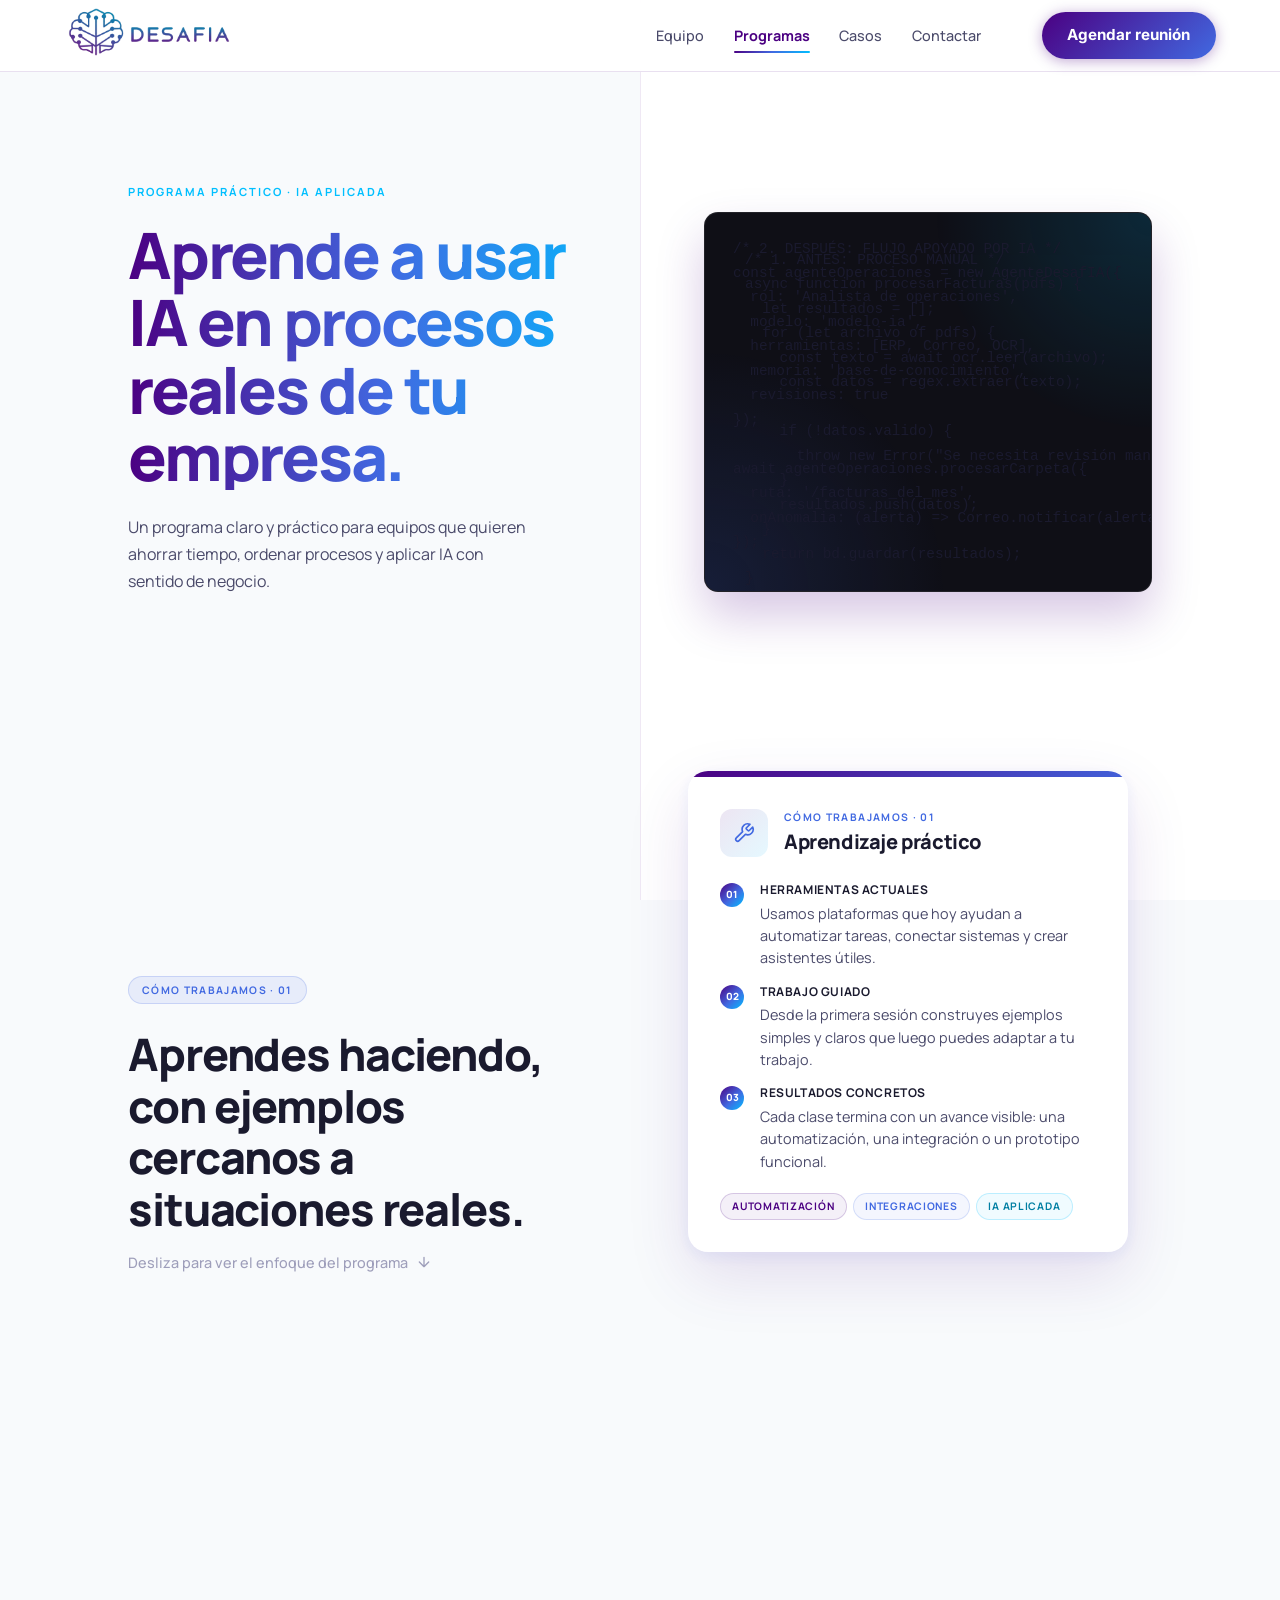
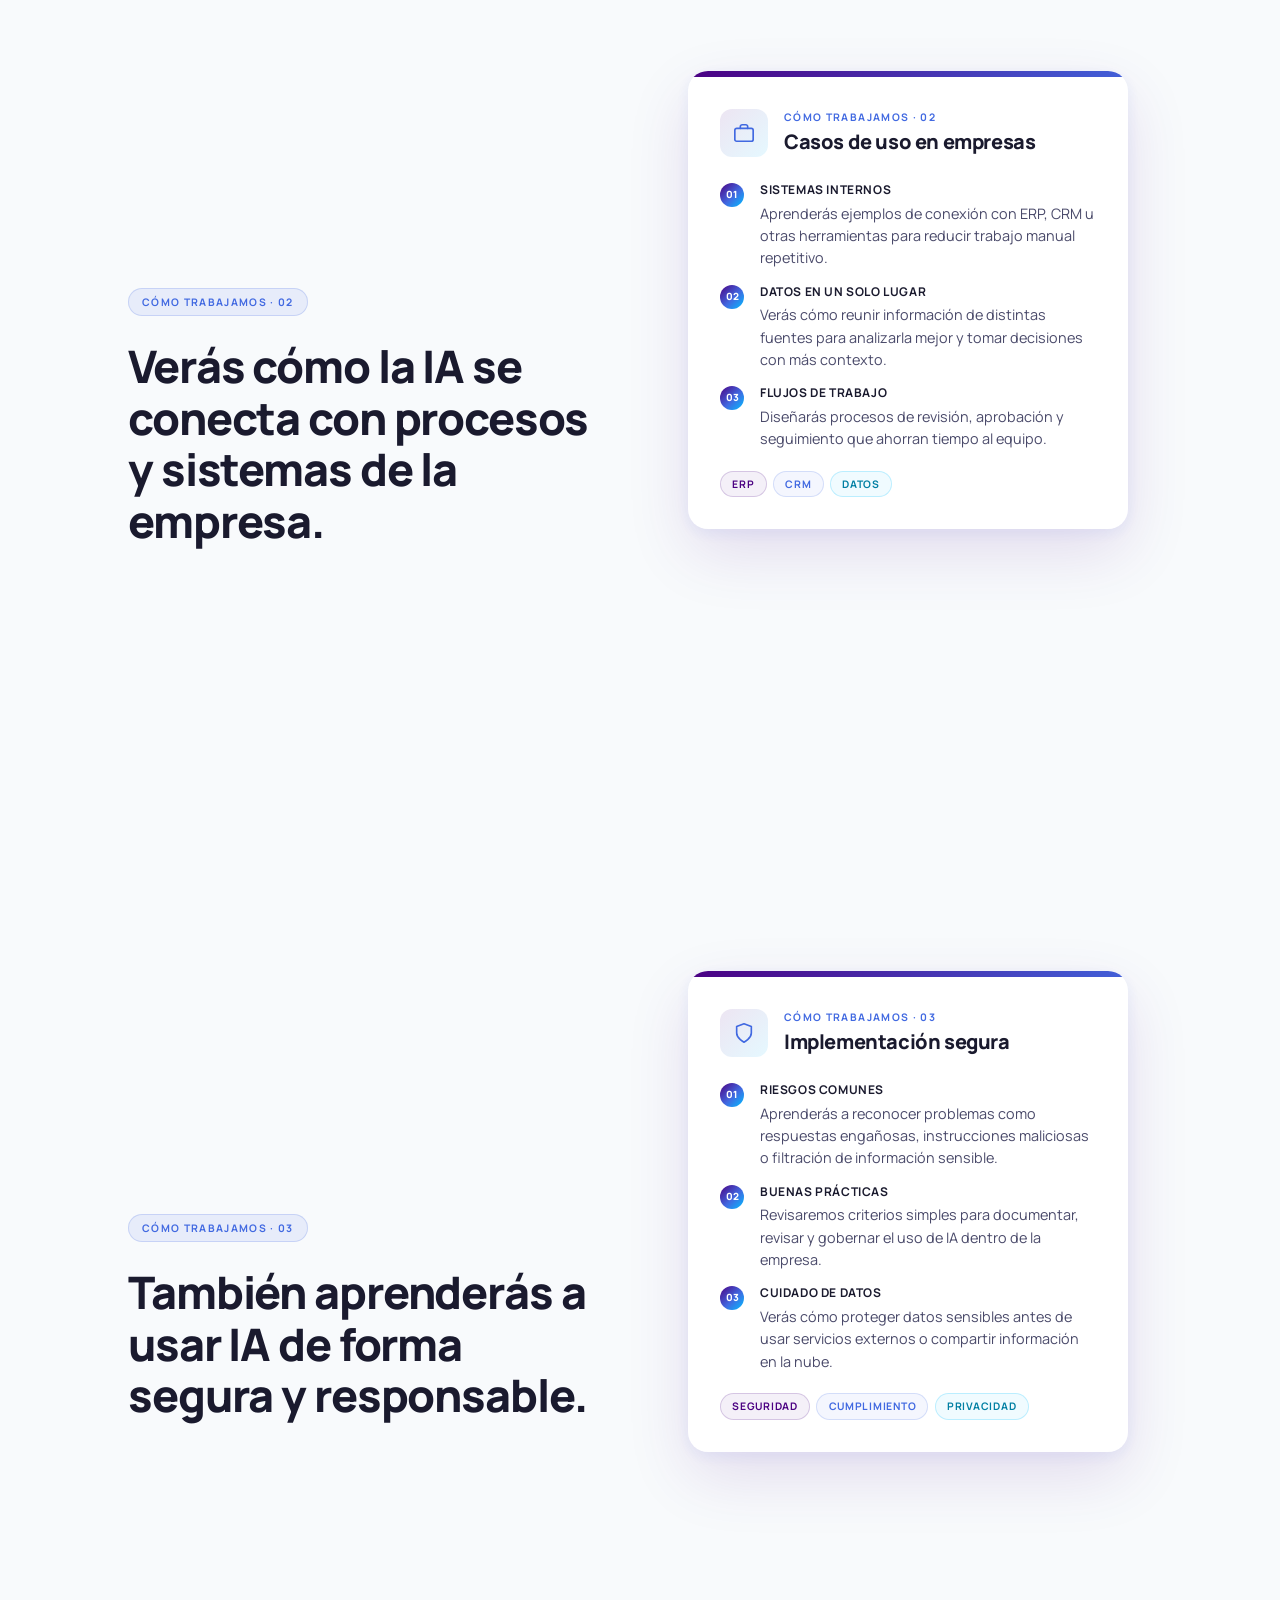
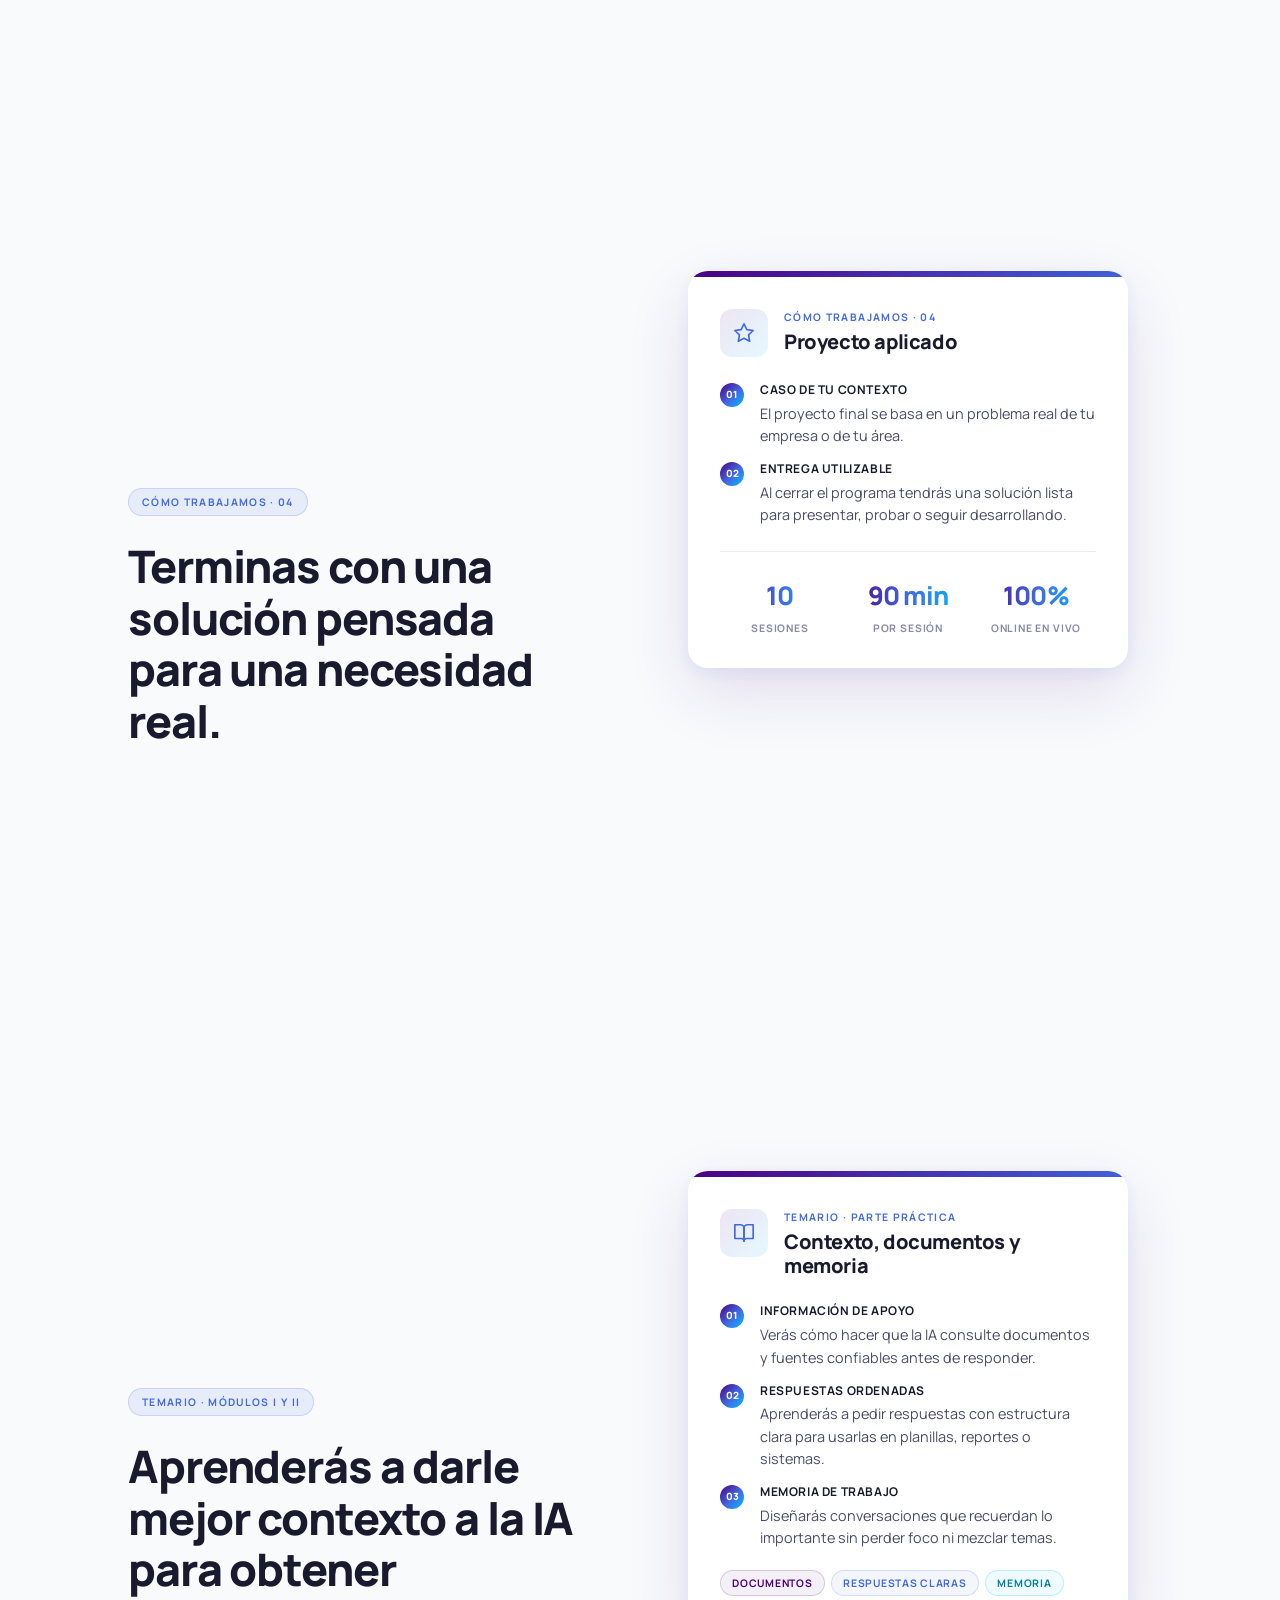
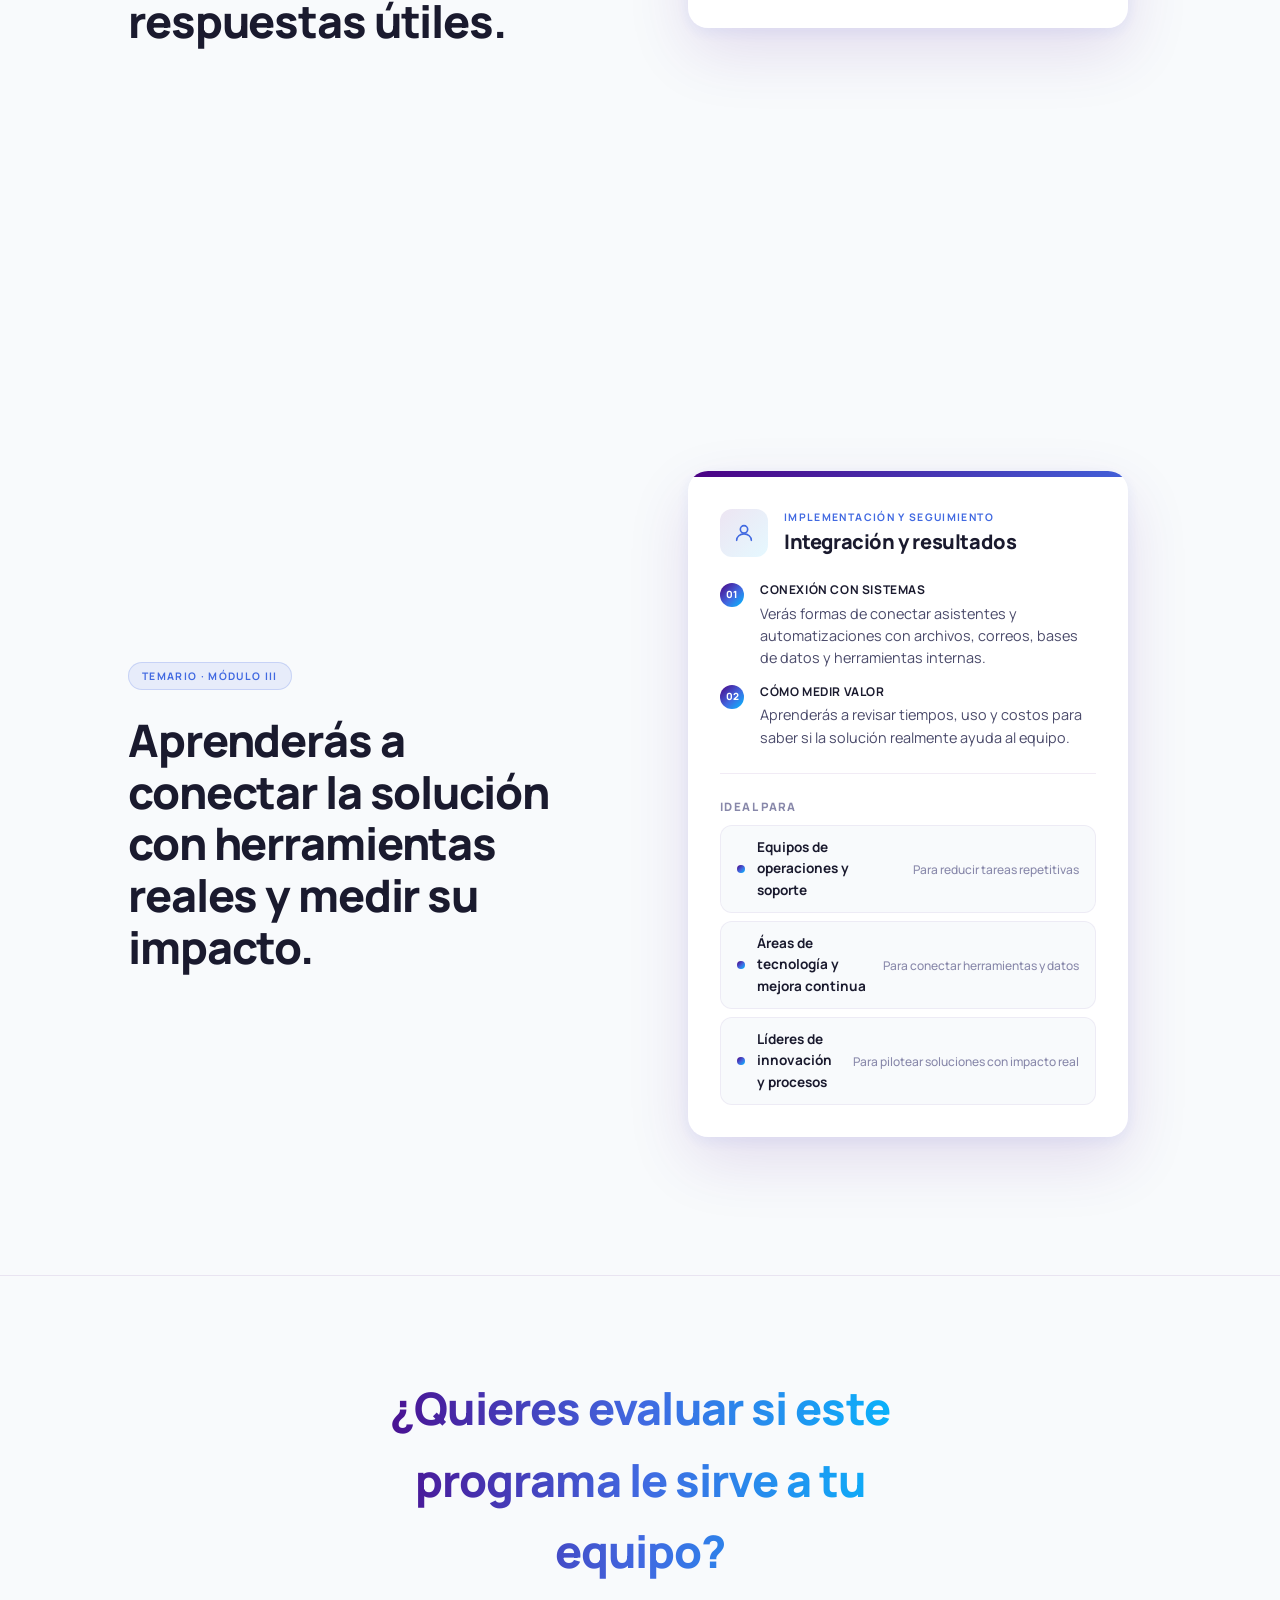
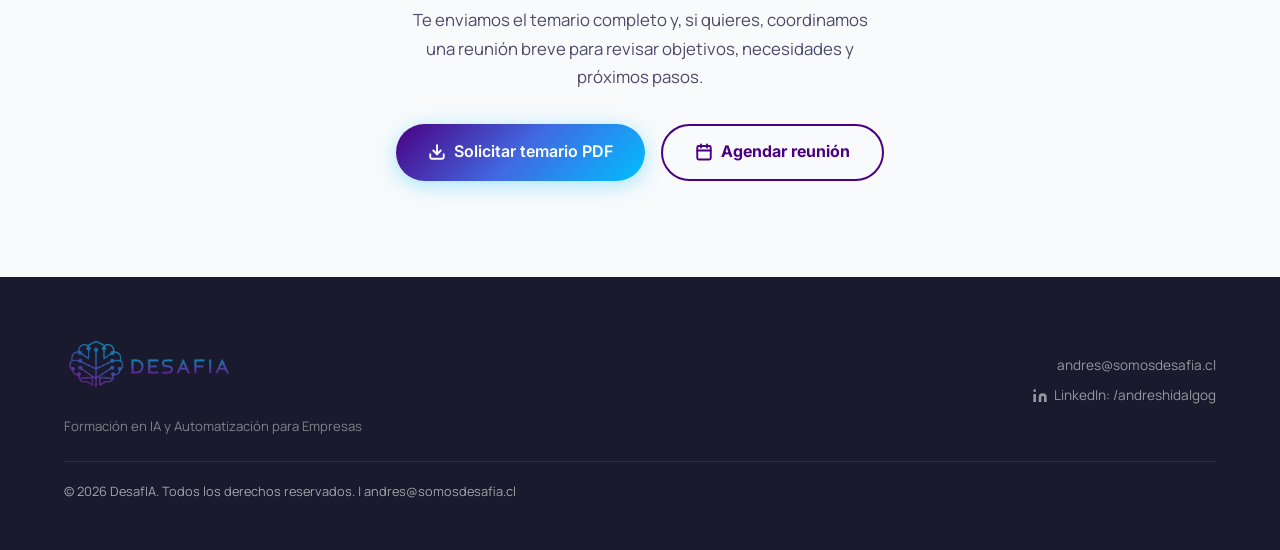
<file: formacion.html>
﻿<!doctype html>
<html lang="es">
<head>
  <meta charset="UTF-8" />
  <meta name="viewport" content="width=device-width, initial-scale=1.0" />
  <meta name="description" content="DesafIA – Programas de formación en IA y automatización para equipos que quieren aplicar IA de forma práctica y clara." />
  <title>Programas de Formación en IA – DesafIA</title>
  <script>document.documentElement.classList.add('js-ready');</script>
  <link rel="preconnect" href="https://fonts.googleapis.com" />
  <link rel="preconnect" href="https://fonts.gstatic.com" crossorigin />
  <link href="https://fonts.googleapis.com/css2?family=Inter:wght@300;400;500;600;700;800;900&family=Manrope:wght@300;600;800&display=swap" rel="stylesheet" />
  <link rel="stylesheet" href="styles.css" />

  <style>
    /* ═══════════════════════════════════════════════
       DESIGN TOKENS
    ═══════════════════════════════════════════════ */
    :root {
      --c-bg:       #F8FAFC;
      --c-panel:    #ffffff;
      --c-dark:     #1a1a2e;
      --c-mid:      #4a4a6a;
      --c-muted:    #8888aa;
      --c-border:   rgba(75,0,130,.09);
      --c-accent:   #4B0082;
      --c-blue:     #4169E1;
      --c-cyan:     #00BFFF;
      --c-lavender: #CCCCFF;
      --grad-main:  linear-gradient(135deg,#4B0082 0%,#4169E1 55%,#00BFFF 100%);
      --grad-text:  linear-gradient(90deg,#4B0082,#4169E1,#00BFFF);
    }

    *,*::before,*::after { box-sizing:border-box; margin:0; padding:0; }
    html { scroll-behavior:smooth; }
    body {
      background: var(--c-bg);
      color: var(--c-dark);
      font-family: "Manrope","Inter",sans-serif;
      overflow-x: hidden;
      -webkit-font-smoothing: antialiased;
    }
    a  { text-decoration:none; color:inherit; }
    img, svg { display:block; max-width:100%; }

    /* Active nav */
    .navbar__link--active { color:var(--primary-dark)!important; font-weight:700; }
    .navbar__link--active::after { left:.8rem!important; right:.8rem!important; }

    /* ═══════════════════════════════════════════════
       LAYOUT: STICKY SCROLL (Bulletproof)
    ═══════════════════════════════════════════════ */
    /* Pseudo-element for the fixed right panel background on Desktop */
    .page-wrapper { position: relative; }
    .page-wrapper::before {
      content: "";
      position: fixed;
      top: 0; right: 0;
      width: 50%; height: 100vh;
      background: var(--c-panel);
      border-left: 1px solid var(--c-border);
      z-index: -1;
      pointer-events: none;
    }

    /* Fixed Desktop Progress Line */
    .desktop-progress {
      position: fixed;
      top: 0; left: 50%;
      width: 3px; height: 0%;
      background: var(--grad-main);
      z-index: 20;
      pointer-events: none;
    }

    /* Split Section Layout */
    .split-section {
      display: flex;
      flex-wrap: wrap; /* Allows stacking on mobile */
      min-height: 100vh;
      position: relative;
    }
    
    .split-left {
      width: 50%;
      display: flex;
      flex-direction: column;
      justify-content: center;
      padding: 6rem 3rem 6rem 10vw;
    }
    
    .left-content-inner {
      max-width: 480px;
    }

    .split-right {
      width: 50%;
      padding: 6rem 10vw 6rem 3rem;
    }

    /* ── Sticky Card Container ── */
    .sticky-card {
      position: sticky;
      /* Center a typical card vertically. 
         vh/2 minus approx half the card height */
      top: calc(50vh - 220px); 
      width: 100%;
      max-width: 440px;
    }

    /* ═══════════════════════════════════════════════
       TYPOGRAPHY (Left panel elements)
    ═══════════════════════════════════════════════ */
    header.page-header {
      min-height: 75vh;
      display: flex; align-items: center;
      padding-left: 10vw; padding-top: calc(var(--navbar-h,72px) + 2rem);
    }
    .header-eyebrow {
      font-size: .7rem; font-weight: 700;
      letter-spacing: .18em; text-transform: uppercase;
      color: var(--c-cyan); margin-bottom: 1.25rem;
    }
    .title-large {
      display: block;
      font-size: clamp(2.8rem, 5vw, 5rem);
      font-weight: 800; letter-spacing: -.035em; line-height: 1.05;
      margin-top: .5rem;
      background: var(--grad-text);
      -webkit-background-clip: text; background-clip: text;
      -webkit-text-fill-color: transparent;
    }
    .header-sub {
      margin-top: 1.5rem; font-size: 1rem; font-weight: 400;
      color: var(--c-mid); max-width: 400px; line-height: 1.7;
    }

    .section-badge {
      display: inline-block; font-size: .65rem; font-weight: 700;
      letter-spacing: .13em; text-transform: uppercase;
      color: var(--c-blue); background: rgba(65,105,225,.09);
      border: 1px solid rgba(65,105,225,.2);
      padding: .3rem .8rem; border-radius: 999px;
      margin-bottom: 1.5rem; width: fit-content;
    }
    .focus-text {
      font-size: clamp(1.9rem, 3.5vw, 3rem);
      font-weight: 800; line-height: 1.15;
      letter-spacing: -.025em; color: var(--c-dark);
      margin-bottom: 1rem;
    }
    .focus-hint {
      font-size: .9rem; color: var(--c-muted); opacity: .8;
      display: flex; align-items: center; gap: .5rem; font-weight: 500;
    }

    /* Reveal Animations base (JS controls visibility) */
    .reveal {
      opacity: 0;
      transform: translateY(52px) scale(0.97);
      filter: blur(6px);
      will-change: opacity, transform, filter;
    }
    .reveal.is-visible {
      animation: revealUp .95s cubic-bezier(0.16, 1, 0.3, 1) forwards;
    }
    @keyframes revealUp {
      0% {
        opacity: 0;
        transform: translateY(52px) scale(0.97);
        filter: blur(6px);
      }
      100% {
        opacity: 1;
        transform: translateY(0) scale(1);
        filter: blur(0);
      }
    }

    /* ═══════════════════════════════════════════════
       INFO CARD STYLING (The redesigned format)
    ═══════════════════════════════════════════════ */
    .ic {
      background: #fff;
      border-radius: 20px;
      overflow: hidden;
      box-shadow: 0 24px 64px rgba(75,0,130,.12), 0 4px 16px rgba(65,105,225,.08);
      outline: 1.5px solid transparent;
      outline-offset: -1.5px;
      position: relative;
      /* This ensures the gradient strip doesn't get clipped weirdly */
      display: flex; flex-direction: column;
      transition:
        transform .45s cubic-bezier(0.16, 1, 0.3, 1),
        box-shadow .45s ease,
        outline-color .35s ease;
    }
    @media (hover:hover) {
      .ic:hover {
        transform: translateY(-8px);
        box-shadow: 0 30px 72px rgba(75,0,130,.16), 0 10px 24px rgba(65,105,225,.12);
        outline-color: rgba(65,105,225,.16);
      }
    }

    /* Top gradient strip */
    .ic__strip {
      height: 6px; width: 100%;
      background: var(--grad-main);
      background-size: 200% 100%;
      animation: stripFlow 10s linear infinite;
    }
    @keyframes stripFlow {
      0% { background-position: 0% 50%; }
      100% { background-position: 100% 50%; }
    }

    /* Card body */
    .ic__body { padding: 2rem; }

    /* Header row: icon + category + title */
    .ic__header {
      display: flex; align-items: flex-start; gap: 1rem; margin-bottom: 1.5rem;
    }
    .ic__icon-box {
      width: 48px; height: 48px; flex-shrink: 0;
      border-radius: 12px;
      background: linear-gradient(135deg, rgba(75,0,130,.1), rgba(0,191,255,.1));
      display: flex; align-items:center; justify-content:center;
    }
    .ic__icon-box svg { width:22px; height:22px; color:var(--c-blue); }
    
    .ic__header-text { flex:1; }
    .ic__category {
      display: block; font-size: .65rem; font-weight:700;
      letter-spacing: .13em; text-transform:uppercase;
      color: var(--c-blue); margin-bottom:.3rem;
    }
    .ic__title {
      font-size: 1.25rem; font-weight:800; line-height: 1.2;
      color:var(--c-dark); letter-spacing: -.02em;
    }

    /* Feature rows — Grid layout for perfect text flow */
    .ic__rows { display:flex; flex-direction:column; gap:.8rem; }

    .ic__row {
      display: grid;
      grid-template-columns: 28px 1fr;
      gap: .75rem; align-items: start;
    }
    .ic__row-num {
      width: 24px; height: 24px; border-radius: 50%;
      background: var(--grad-main); display: flex; align-items:center; justify-content:center;
      font-size: .62rem; font-weight:800; color: #fff;
      flex-shrink:0; margin-top:.2em;
    }
    .ic__row-text {
      font-size: .9rem; line-height: 1.55; color: var(--c-mid); font-weight: 400;
    }
    .ic__row-label {
      display: block; font-size: .75rem; font-weight:700;
      letter-spacing: .05em; text-transform:uppercase;
      color: var(--c-dark); margin-bottom: .2rem;
    }

    /* Divider */
    .ic__div {
      border:none; border-top:1px solid rgba(75,0,130,.08);
      margin: 1.5rem 0;
    }

    /* Stats row */
    .ic__stats {
      display: grid; grid-template-columns:repeat(3,1fr);
      gap:.5rem; text-align:center;
    }
    .ic__stat-val {
      font-size: 1.6rem; font-weight:800; letter-spacing: -.03em;
      background: var(--grad-text);
      -webkit-background-clip:text; background-clip:text;
      -webkit-text-fill-color:transparent; display:block;
    }
    .ic__stat-label {
      font-size: .65rem; font-weight:700; color: var(--c-muted);
      text-transform:uppercase; letter-spacing:.08em; margin-top:.2rem; display:block;
    }

    /* Tags */
    .ic__tags { display:flex; flex-wrap:wrap; gap:.4rem; margin-top:1.25rem; }
    .ic__tag {
      font-size:.65rem; font-weight:700; letter-spacing:.07em; text-transform:uppercase;
      padding:.25rem .7rem; border-radius:999px; border:1px solid;
    }
    .ic__tag--purple { color:var(--c-accent); background:rgba(75,0,130,.06); border-color:rgba(75,0,130,.18); }
    .ic__tag--blue   { color:var(--c-blue);   background:rgba(65,105,225,.06); border-color:rgba(65,105,225,.18); }
    .ic__tag--cyan   { color:#007fa3;          background:rgba(0,191,255,.06); border-color:rgba(0,191,255,.22); }

    /* Profile pill list (s6) */
    .ic__profiles-title {
      font-size: .72rem;
      font-weight: 800;
      letter-spacing: .12em;
      text-transform: uppercase;
      color: var(--c-muted);
      margin: .15rem 0 .55rem;
    }
    .ic__profiles { display: flex; flex-direction:column; gap:.5rem; margin-top:.5rem; }
    .ic__profile {
      display: flex; align-items:center; gap:.75rem;
      background: #F8FAFC; border: 1px solid rgba(75,0,130,.06);
      border-radius: 12px; padding: .65rem 1rem;
    }
    .ic__profile-dot {
      width: 8px; height:8px; border-radius:50%;
      background: var(--grad-main); flex-shrink:0;
    }
    .ic__profile-name { font-size: .85rem; font-weight:700; color:var(--c-dark); flex:1; }
    .ic__profile-note { font-size: .75rem; color:var(--c-muted); font-weight:500; }

      /* ═══════════════════════════════════════════════
         CODE ANIMATION BLOCK (S1)
      ═══════════════════════════════════════════════ */
      .code-anim-container {
        position: relative; width: 100%; max-width: 580px;
        padding: 2.2rem 2.5rem; background: #0f0f16;
        border: 1px solid rgba(255,255,255,0.08); border-radius: 14px;
        will-change: height; margin-top: 1.5rem;
        font-family: "Menlo", "Consolas", monospace; font-size: .9rem;
        line-height: 1.7; box-shadow: 0 24px 48px rgba(75,0,130,0.22);
        max-height: 380px;
        overflow: hidden;
        transition:
          transform .45s cubic-bezier(0.16, 1, 0.3, 1),
          box-shadow .45s ease,
          border-color .35s ease;
      }
      .code-anim-container::before {
        content: "";
        position: absolute;
        inset: -1px;
        background:
          radial-gradient(circle at top right, rgba(0,191,255,.16), transparent 38%),
          radial-gradient(circle at bottom left, rgba(65,105,225,.18), transparent 42%);
        pointer-events: none;
        opacity: .95;
      }
      @media (hover:hover) {
        .code-anim-container:hover {
          transform: translateY(-6px);
          border-color: rgba(0,191,255,0.18);
          box-shadow: 0 32px 64px rgba(75,0,130,0.28);
        }
      }
      .code-anim-container pre,
      .code-anim-container code {
        position: relative;
        z-index: 1;
      }
      .syntax-fn   { color: #00BFFF; }
      .syntax-str  { color: #CCCCFF; }
      .syntax-var  { color: #e5e5e5; }
      .syntax-kw   { color: #4169E1; font-weight: bold; }
      .syntax-op   { color: #6b6b8e; }
  
      .code-anim-container .waapi,
      .code-anim-container.show-animejs .animejs { position: relative; top: 0; left: 0; }
      
      .code-anim-container .animejs,
      .code-anim-container.show-animejs .waapi { position: absolute; top: 1.5rem; left: 1.75rem; }
      
      .code-anim-container .waapi span,
      .code-anim-container.show-animejs .animejs span { display: inline-block; }
      
      .code-anim-container .animejs span,
      .code-anim-container.show-animejs .waapi span { display: none; }

    /* ═══════════════════════════════════════════════
       CLOSING CTA SECTION
    ═══════════════════════════════════════════════ */
    .closing-section {
      min-height: 55vh; display: flex; flex-direction: column; align-items: center; justify-content: center;
      padding: 6rem 1.5rem; text-align: center;
      border-top: 1px solid var(--c-border);
      background: var(--c-bg);
      position: relative; z-index: 30; 
    }
    .closer { max-width: 600px; display: flex; flex-direction: column; align-items: center; }
    .closer strong {
      display: block; font-size: clamp(1.8rem, 3.5vw, 2.8rem);
      font-weight: 800; letter-spacing: -.02em; margin-bottom: 1.2rem;
      background: var(--grad-text);
      -webkit-background-clip: text; background-clip: text;
      -webkit-text-fill-color: transparent;
    }
    .closer-sub {
      font-size: 1.05rem; font-weight: 400; color: var(--c-mid);
      margin: 0 auto 2rem auto; max-width: 480px; line-height: 1.7;
    }
    .cta-buttons { display: flex; flex-wrap: wrap; justify-content: center; gap: 1rem; }
    
    .btn--white-outline {
      background: transparent; color: #4B0082;
      border: 2px solid #4B0082; font-weight: 700;
    }
    .btn--white-outline:hover {
      background: #4B0082; color: #fff; transform: translateY(-2px);
    }

    /* ═══════════════════════════════════════════════
       RESPONSIVE (Mobile view adjustments)
    ═══════════════════════════════════════════════ */
    @media (max-width: 900px) {
      .page-wrapper::before { display: none; }
      .desktop-progress { display: none; }
      
      .split-left, .split-right { width: 100%; min-height: auto; }
      .split-left { padding: 4rem 1.5rem 1rem 1.5rem; }
      .split-right { padding: 0 1.5rem 4rem 1.5rem; }
      
      .sticky-card { position: relative; top: 0; max-width: 100%; }
      header.page-header { padding-left: 1.5rem; padding-right: 1.5rem; min-height: auto; padding-top: calc(var(--navbar-h,72px) + 3rem); padding-bottom: 3rem; }
      
      .closing-section { padding-left: 1.5rem; padding-right: 1.5rem; }
      .cta-buttons { flex-direction: column; }
      .cta-buttons .btn { justify-content: center; }
      
      .split-header { flex-direction: column !important; padding-right: 1.5rem !important; }
      .split-header .header-text-col, .split-header .header-anim-col { width: 100% !important; padding: 0 !important; }
      .header-anim-col { margin-top: 3rem; display: flex; justify-content: center; }
    }

    @media (prefers-reduced-motion: reduce) {
      html { scroll-behavior: auto; }
      .reveal,
      .reveal.is-visible {
        opacity: 1;
        transform: none;
        filter: none;
        animation: none;
      }
      .ic,
      .code-anim-container,
      .btn--white-outline {
        transition: none;
      }
      .ic__strip {
        animation: none;
      }
      .ic:hover,
      .code-anim-container:hover,
      .btn--white-outline:hover {
        transform: none;
      }
    }
  </style>
</head>
<body>

<!-- ══════════════ NAVBAR ══════════════ -->
<header class="navbar" id="navbar">
  <div class="container navbar__inner">
    <a href="index.html" class="navbar__logo" id="logo-link">
      <img src="assets/imagenes/logo_desafia.png" alt="DesafIA Logo" class="navbar__logo-img" />
    </a>
    <nav class="navbar__nav" id="main-nav" aria-label="Navegación principal">
      <a href="equipo.html" class="navbar__link">Equipo</a>
      <a href="formacion.html"      class="navbar__link navbar__link--active" aria-current="page">Programas</a>
      <a href="casos.html" class="navbar__link">Casos</a>
      <a href="index.html#contacto" class="navbar__link">Contactar</a>
    </nav>
    <a href="https://calendly.com/andres-somosdesafia" target="_blank" rel="noopener" class="btn btn--cta-primary navbar__cta" id="nav-cta">Agendar reunión</a>
    <button class="navbar__hamburger" id="hamburger" aria-label="Abrir menú" aria-expanded="false">
      <span></span><span></span><span></span>
    </button>
  </div>
</header>

<div class="mobile-menu" id="mobile-menu" role="menu">
  <a href="equipo.html" class="mobile-menu__link">Equipo</a>
  <a href="formacion.html"       class="mobile-menu__link">Programas</a>
  <a href="casos.html" class="mobile-menu__link">Casos</a>
  <a href="index.html#contacto"  class="mobile-menu__link">Contactar</a>
  <a href="https://calendly.com/andres-somosdesafia" target="_blank" rel="noopener" class="btn btn--cta-primary mobile-menu__cta">Agendar reunión</a>
</div>

<!-- Progress bar top center -->
<div class="desktop-progress" id="progress-bar"></div>

<div class="page-wrapper">

  <!-- PAGE HEADER -->
  <header class="page-header split-header" style="display:flex; align-items:center; width: 100%; padding-right: 10vw;">
    <div class="header-text-col" style="width: 50%;">
      <p class="header-eyebrow">Programa práctico · IA aplicada</p>
      <h1 class="title-large">Aprende a usar<br>IA en procesos<br>reales de tu<br>empresa.</h1>
      <p class="header-sub">Un programa claro y práctico para equipos que quieren ahorrar tiempo, ordenar procesos y aplicar IA con sentido de negocio.</p>
    </div>
    
    <div class="header-anim-col" style="width: 50%; padding-left: 4rem;">
      <div class="code-anim-container">
        <!-- STEP 1 -->
        <pre class="waapi"><code>/* 1. ANTES: PROCESO MANUAL */
async function procesarFacturas(pdfs) {
  let resultados = [];
  for (let archivo of pdfs) {
    const texto = await ocr.leer(archivo);
    const datos = regex.extraer(texto);
    
    if (!datos.valido) {
      throw new Error("Se necesita revisión manual");
    }
    resultados.push(datos);
  }
  return bd.guardar(resultados);
}</code></pre>

        <!-- STEP 2 -->
        <pre class="animejs"><code>/* 2. DESPUÉS: FLUJO APOYADO POR IA */
const agenteOperaciones = new AgenteDesafIA({
  rol: 'Analista de operaciones',
  modelo: 'modelo-ia',
  herramientas: [ERP, Correo, OCR],
  memoria: 'base-de-conocimiento',
  revisiones: true
});

await agenteOperaciones.procesarCarpeta({
  ruta: '/facturas_del_mes',
  onAnomalia: (alerta) => Correo.notificar(alerta)
});</code></pre>

      </div>
    </div>
  </header>

  <!-- S1 -->
  <section class="split-section" id="s1">
    <div class="split-left">
      <div class="left-content-inner reveal">
        <span class="section-badge">Cómo trabajamos · 01</span>
        <h2 class="focus-text">Aprendes haciendo, con ejemplos cercanos a situaciones reales.</h2>
        <p class="focus-hint">
          Desliza para ver el enfoque del programa <svg width="16" height="16" viewBox="0 0 24 24" fill="none" stroke="currentColor" stroke-width="2" stroke-linecap="round" stroke-linejoin="round"><path d="M12 5v14M19 12l-7 7-7-7"/></svg>
        </p>
      </div>
    </div>
    <div class="split-right">
      <div class="sticky-card">
        <!-- ── Card 1 ── -->
        <div class="ic reveal" data-delay="100">
          <div class="ic__strip"></div>
          <div class="ic__body">
            <div class="ic__header">
              <div class="ic__icon-box">
                <svg viewBox="0 0 24 24" fill="none" stroke="currentColor" stroke-width="1.8" stroke-linecap="round" stroke-linejoin="round">
                  <path d="M14.7 6.3a1 1 0 0 0 0 1.4l1.6 1.6a1 1 0 0 0 1.4 0l3.77-3.77a6 6 0 0 1-7.94 7.94l-6.91 6.91a2.12 2.12 0 0 1-3-3l6.91-6.91a6 6 0 0 1 7.94-7.94l-3.76 3.76z"/>
                </svg>
              </div>
              <div class="ic__header-text">
                <span class="ic__category">Cómo trabajamos · 01</span>
                <h3 class="ic__title">Aprendizaje práctico</h3>
              </div>
            </div>
            <div class="ic__rows">
              <div class="ic__row">
                <div class="ic__row-num">01</div>
                <div class="ic__row-text">
                  <span class="ic__row-label">Herramientas actuales</span>
                  Usamos plataformas que hoy ayudan a automatizar tareas, conectar sistemas y crear asistentes útiles.
                </div>
              </div>
              <div class="ic__row">
                <div class="ic__row-num">02</div>
                <div class="ic__row-text">
                  <span class="ic__row-label">Trabajo guiado</span>
                  Desde la primera sesión construyes ejemplos simples y claros que luego puedes adaptar a tu trabajo.
                </div>
              </div>
              <div class="ic__row">
                <div class="ic__row-num">03</div>
                <div class="ic__row-text">
                  <span class="ic__row-label">Resultados concretos</span>
                  Cada clase termina con un avance visible: una automatización, una integración o un prototipo funcional.
                </div>
              </div>
            </div>
            <div class="ic__tags">
              <span class="ic__tag ic__tag--purple">Automatización</span>
              <span class="ic__tag ic__tag--blue">Integraciones</span>
              <span class="ic__tag ic__tag--cyan">IA aplicada</span>
            </div>
          </div>
        </div>
      </div>
    </div>
  </section>

  <!-- S2 -->
  <section class="split-section" id="s2">
    <div class="split-left">
      <div class="left-content-inner reveal">
        <span class="section-badge">Cómo trabajamos · 02</span>
        <h2 class="focus-text">Verás cómo la IA se conecta con procesos y sistemas de la empresa.</h2>
      </div>
    </div>
    <div class="split-right">
      <div class="sticky-card">
        <!-- ── Card 2 ── -->
        <div class="ic reveal" data-delay="100">
          <div class="ic__strip"></div>
          <div class="ic__body">
            <div class="ic__header">
              <div class="ic__icon-box">
                <svg viewBox="0 0 24 24" fill="none" stroke="currentColor" stroke-width="1.8" stroke-linecap="round" stroke-linejoin="round">
                  <rect x="2" y="7" width="20" height="14" rx="2"/>
                  <path d="M16 7V5a2 2 0 0 0-2-2h-4a2 2 0 0 0-2 2v2"/>
                </svg>
              </div>
              <div class="ic__header-text">
                <span class="ic__category">Cómo trabajamos · 02</span>
                <h3 class="ic__title">Casos de uso en empresas</h3>
              </div>
            </div>
            <div class="ic__rows">
              <div class="ic__row">
                <div class="ic__row-num">01</div>
                <div class="ic__row-text">
                  <span class="ic__row-label">Sistemas internos</span>
                  Aprenderás ejemplos de conexión con ERP, CRM u otras herramientas para reducir trabajo manual repetitivo.
                </div>
              </div>
              <div class="ic__row">
                <div class="ic__row-num">02</div>
                <div class="ic__row-text">
                  <span class="ic__row-label">Datos en un solo lugar</span>
                  Verás cómo reunir información de distintas fuentes para analizarla mejor y tomar decisiones con más contexto.
                </div>
              </div>
              <div class="ic__row">
                <div class="ic__row-num">03</div>
                <div class="ic__row-text">
                  <span class="ic__row-label">Flujos de trabajo</span>
                  Diseñarás procesos de revisión, aprobación y seguimiento que ahorran tiempo al equipo.
                </div>
              </div>
            </div>
            <div class="ic__tags">
              <span class="ic__tag ic__tag--purple">ERP</span>
              <span class="ic__tag ic__tag--blue">CRM</span>
              <span class="ic__tag ic__tag--cyan">Datos</span>
            </div>
          </div>
        </div>
      </div>
    </div>
  </section>

  <!-- S3 -->
  <section class="split-section" id="s3">
    <div class="split-left">
      <div class="left-content-inner reveal">
        <span class="section-badge">Cómo trabajamos · 03</span>
        <h2 class="focus-text">También aprenderás a usar IA de forma segura y responsable.</h2>
      </div>
    </div>
    <div class="split-right">
      <div class="sticky-card">
        <!-- ── Card 3 ── -->
        <div class="ic reveal" data-delay="100">
          <div class="ic__strip"></div>
          <div class="ic__body">
            <div class="ic__header">
              <div class="ic__icon-box">
                <svg viewBox="0 0 24 24" fill="none" stroke="currentColor" stroke-width="1.8" stroke-linecap="round" stroke-linejoin="round">
                  <path d="M12 22s8-4 8-10V5l-8-3-8 3v7c0 6 8 10 8 10z"/>
                </svg>
              </div>
              <div class="ic__header-text">
                <span class="ic__category">Cómo trabajamos · 03</span>
                <h3 class="ic__title">Implementación segura</h3>
              </div>
            </div>
            <div class="ic__rows">
              <div class="ic__row">
                <div class="ic__row-num">01</div>
                <div class="ic__row-text">
                  <span class="ic__row-label">Riesgos comunes</span>
                  Aprenderás a reconocer problemas como respuestas engañosas, instrucciones maliciosas o filtración de información sensible.
                </div>
              </div>
              <div class="ic__row">
                <div class="ic__row-num">02</div>
                <div class="ic__row-text">
                  <span class="ic__row-label">Buenas prácticas</span>
                  Revisaremos criterios simples para documentar, revisar y gobernar el uso de IA dentro de la empresa.
                </div>
              </div>
              <div class="ic__row">
                <div class="ic__row-num">03</div>
                <div class="ic__row-text">
                  <span class="ic__row-label">Cuidado de datos</span>
                  Verás cómo proteger datos sensibles antes de usar servicios externos o compartir información en la nube.
                </div>
              </div>
            </div>
            <div class="ic__tags">
              <span class="ic__tag ic__tag--purple">Seguridad</span>
              <span class="ic__tag ic__tag--blue">Cumplimiento</span>
              <span class="ic__tag ic__tag--cyan">Privacidad</span>
            </div>
          </div>
        </div>
      </div>
    </div>
  </section>

  <!-- S4 -->
  <section class="split-section" id="s4">
    <div class="split-left">
      <div class="left-content-inner reveal">
        <span class="section-badge">Cómo trabajamos · 04</span>
        <h2 class="focus-text">Terminas con una solución pensada para una necesidad real.</h2>
      </div>
    </div>
    <div class="split-right">
      <div class="sticky-card">
        <!-- ── Card 4 ── -->
        <div class="ic reveal" data-delay="100">
          <div class="ic__strip"></div>
          <div class="ic__body">
            <div class="ic__header">
              <div class="ic__icon-box">
                <svg viewBox="0 0 24 24" fill="none" stroke="currentColor" stroke-width="1.8" stroke-linecap="round" stroke-linejoin="round">
                  <polygon points="12 2 15.09 8.26 22 9.27 17 14.14 18.18 21.02 12 17.77 5.82 21.02 7 14.14 2 9.27 8.91 8.26 12 2"/>
                </svg>
              </div>
              <div class="ic__header-text">
                <span class="ic__category">Cómo trabajamos · 04</span>
                <h3 class="ic__title">Proyecto aplicado</h3>
              </div>
            </div>
            <div class="ic__rows">
              <div class="ic__row">
                <div class="ic__row-num">01</div>
                <div class="ic__row-text">
                  <span class="ic__row-label">Caso de tu contexto</span>
                  El proyecto final se basa en un problema real de tu empresa o de tu área.
                </div>
              </div>
              <div class="ic__row">
                <div class="ic__row-num">02</div>
                <div class="ic__row-text">
                  <span class="ic__row-label">Entrega utilizable</span>
                  Al cerrar el programa tendrás una solución lista para presentar, probar o seguir desarrollando.
                </div>
              </div>
            </div>
            <hr class="ic__div" />
            <div class="ic__stats">
              <div>
                <span class="ic__stat-val">10</span>
                <span class="ic__stat-label">Sesiones</span>
              </div>
              <div>
                <span class="ic__stat-val">90 min</span>
                <span class="ic__stat-label">Por sesión</span>
              </div>
              <div>
                <span class="ic__stat-val">100%</span>
                <span class="ic__stat-label">Online en vivo</span>
              </div>
            </div>
          </div>
        </div>
      </div>
    </div>
  </section>

  <!-- S5 -->
  <section class="split-section" id="s5">
    <div class="split-left">
      <div class="left-content-inner reveal">
        <span class="section-badge">Temario · Módulos I y II</span>
        <h2 class="focus-text">Aprenderás a darle mejor contexto a la IA para obtener respuestas útiles.</h2>
      </div>
    </div>
    <div class="split-right">
      <div class="sticky-card">
        <!-- ── Card 5 ── -->
        <div class="ic reveal" data-delay="100">
          <div class="ic__strip"></div>
          <div class="ic__body">
            <div class="ic__header">
              <div class="ic__icon-box">
                <svg viewBox="0 0 24 24" fill="none" stroke="currentColor" stroke-width="1.8" stroke-linecap="round" stroke-linejoin="round">
                  <path d="M2 3h6a4 4 0 0 1 4 4v14a3 3 0 0 0-3-3H2z"/>
                  <path d="M22 3h-6a4 4 0 0 0-4 4v14a3 3 0 0 1 3-3h7z"/>
                </svg>
              </div>
              <div class="ic__header-text">
                <span class="ic__category">Temario · Parte práctica</span>
                <h3 class="ic__title">Contexto, documentos y memoria</h3>
              </div>
            </div>
            <div class="ic__rows">
              <div class="ic__row">
                <div class="ic__row-num">01</div>
                <div class="ic__row-text">
                  <span class="ic__row-label">Información de apoyo</span>
                  Verás cómo hacer que la IA consulte documentos y fuentes confiables antes de responder.
                </div>
              </div>
              <div class="ic__row">
                <div class="ic__row-num">02</div>
                <div class="ic__row-text">
                  <span class="ic__row-label">Respuestas ordenadas</span>
                  Aprenderás a pedir respuestas con estructura clara para usarlas en planillas, reportes o sistemas.
                </div>
              </div>
              <div class="ic__row">
                <div class="ic__row-num">03</div>
                <div class="ic__row-text">
                  <span class="ic__row-label">Memoria de trabajo</span>
                  Diseñarás conversaciones que recuerdan lo importante sin perder foco ni mezclar temas.
                </div>
              </div>
            </div>
            <div class="ic__tags">
              <span class="ic__tag ic__tag--purple">Documentos</span>
              <span class="ic__tag ic__tag--blue">Respuestas claras</span>
              <span class="ic__tag ic__tag--cyan">Memoria</span>
            </div>
          </div>
        </div>
      </div>
    </div>
  </section>

  <!-- S6 -->
  <section class="split-section" id="s6">
    <div class="split-left">
      <div class="left-content-inner reveal">
        <span class="section-badge">Temario · Módulo III</span>
        <h2 class="focus-text">Aprenderás a conectar la solución con herramientas reales y medir su impacto.</h2>
      </div>
    </div>
    <div class="split-right">
      <div class="sticky-card">
        <!-- ── Card 6 ── -->
        <div class="ic reveal" data-delay="100">
          <div class="ic__strip"></div>
          <div class="ic__body">
            <div class="ic__header">
              <div class="ic__icon-box">
                <svg viewBox="0 0 24 24" fill="none" stroke="currentColor" stroke-width="1.8" stroke-linecap="round" stroke-linejoin="round">
                  <circle cx="12" cy="8" r="4"/><path d="M4 20c0-4 3.58-7 8-7s8 3 8 7"/>
                </svg>
              </div>
              <div class="ic__header-text">
                <span class="ic__category">Implementación y seguimiento</span>
                <h3 class="ic__title">Integración y resultados</h3>
              </div>
            </div>
            <div class="ic__rows">
              <div class="ic__row">
                <div class="ic__row-num">01</div>
                <div class="ic__row-text">
                  <span class="ic__row-label">Conexión con sistemas</span>
                  Verás formas de conectar asistentes y automatizaciones con archivos, correos, bases de datos y herramientas internas.
                </div>
              </div>
              <div class="ic__row">
                <div class="ic__row-num">02</div>
                <div class="ic__row-text">
                  <span class="ic__row-label">Cómo medir valor</span>
                  Aprenderás a revisar tiempos, uso y costos para saber si la solución realmente ayuda al equipo.
                </div>
              </div>
            </div>
            <hr class="ic__div" />
            <div class="ic__profiles-title">Ideal para</div>
            <div class="ic__profiles">
              <div class="ic__profile">
                <div class="ic__profile-dot"></div>
                <span class="ic__profile-name">Equipos de operaciones y soporte</span>
                <span class="ic__profile-note">Para reducir tareas repetitivas</span>
              </div>
              <div class="ic__profile">
                <div class="ic__profile-dot"></div>
                <span class="ic__profile-name">Áreas de tecnología y mejora continua</span>
                <span class="ic__profile-note">Para conectar herramientas y datos</span>
              </div>
              <div class="ic__profile">
                <div class="ic__profile-dot"></div>
                <span class="ic__profile-name">Líderes de innovación y procesos</span>
                <span class="ic__profile-note">Para pilotear soluciones con impacto real</span>
              </div>
            </div>
          </div>
        </div>
      </div>
    </div>
  </section>

  <!-- CLOSING CTA -->
  <div class="closing-section">
    <div class="closer">
      <strong>¿Quieres evaluar si este programa le sirve a tu equipo?</strong>
      <p class="closer-sub">
        Te enviamos el temario completo y, si quieres, coordinamos una reunión breve para revisar objetivos, necesidades y próximos pasos.
      </p>
      <div class="cta-buttons">
        <a href="mailto:andres@somosdesafia.cl?subject=Solicito%20el%20temario%20PDF"
           class="btn btn--gradient btn--lg" id="cta-descargar">
          <svg width="18" height="18" viewBox="0 0 24 24" fill="none" stroke="currentColor" stroke-width="2.5" stroke-linecap="round" stroke-linejoin="round" aria-hidden="true">
            <path d="M21 15v4a2 2 0 0 1-2 2H5a2 2 0 0 1-2-2v-4"/>
            <polyline points="7 10 12 15 17 10"/><line x1="12" y1="15" x2="12" y2="3"/>
          </svg>
          Solicitar temario PDF
        </a>
        <a href="mailto:andres@somosdesafia.cl?subject=Quiero%20agendar%20una%20reunion"
           class="btn btn--white-outline btn--lg" id="cta-agendar">
          <svg width="18" height="18" viewBox="0 0 24 24" fill="none" stroke="currentColor" stroke-width="2.5" stroke-linecap="round" stroke-linejoin="round" aria-hidden="true">
            <rect x="3" y="4" width="18" height="18" rx="2"/>
            <path d="M16 2v4M8 2v4M3 10h18"/>
          </svg>
          Agendar reunión
        </a>
      </div>
    </div>
  </div>

</div><!-- /page-wrapper -->

<!-- ══════════════ FOOTER ══════════════ -->
<footer class="footer" role="contentinfo" style="position:relative;z-index:30;">
  <div class="container footer__inner">
    <div class="footer__brand">
      <a href="index.html" class="navbar__logo footer__logo">
        <img src="assets/imagenes/logo_desafia.png" alt="DesafIA Logo" class="navbar__logo-img" />
      </a>
      <p class="footer__tagline">Formación en IA y Automatización para Empresas</p>
    </div>
    <div class="footer__contact">
      <a href="mailto:andres@somosdesafia.cl" class="footer__link" id="footer-email">andres@somosdesafia.cl</a>
      <a href="https://www.linkedin.com/in/andreshidalgog" target="_blank" rel="noopener noreferrer"
         class="footer__link" id="footer-linkedin">
        <svg width="16" height="16" viewBox="0 0 24 24" fill="currentColor" aria-hidden="true">
          <path d="M16 8a6 6 0 0 1 6 6v7h-4v-7a2 2 0 0 0-2-2 2 2 0 0 0-2 2v7h-4v-7a6 6 0 0 1 6-6zM2 9h4v12H2z"/>
          <circle cx="4" cy="4" r="2"/>
        </svg>
        LinkedIn: /andreshidalgog
      </a>
    </div>
    <p class="footer__copy">© 2026 DesafIA. Todos los derechos reservados. | andres@somosdesafia.cl</p>
  </div>
</footer>

<script src="animations.js"></script>
<script>
  // Navbar toggle
  const hamburger  = document.getElementById('hamburger');
  const mobileMenu = document.getElementById('mobile-menu');
  const navbar     = document.getElementById('navbar');

  if (hamburger && mobileMenu) {
    hamburger.addEventListener('click', () => {
      const open = mobileMenu.classList.toggle('open');
      hamburger.classList.toggle('active', open);
      hamburger.setAttribute('aria-expanded', String(open));
    });
    mobileMenu.querySelectorAll('a').forEach(l => l.addEventListener('click', () => {
      mobileMenu.classList.remove('open');
      hamburger.classList.remove('active');
      hamburger.setAttribute('aria-expanded','false');
    }));
  }
  
  // Navbar & Progress Line Scroll Updates
  const progLine = document.getElementById('progress-bar');

  function updateScrollUI() {
    if (navbar) navbar.classList.toggle('scrolled', window.scrollY > 20);

    if (progLine) {
      const maxScroll = Math.max(1, document.documentElement.scrollHeight - document.documentElement.clientHeight);
      const scrolled = Math.min(100, Math.max(0, (window.scrollY / maxScroll) * 100));
      progLine.style.height = scrolled + '%';
    }
  }

  window.addEventListener('scroll', updateScrollUI, { passive:true });
  updateScrollUI();
</script>

<!-- ═══════ SCROLL REVEAL (Standalone - no dependency on animations.js) ═══════ -->
<script>
(function() {
  const revealEls = document.querySelectorAll('.reveal');
  if (!revealEls.length) return;

  const observer = new IntersectionObserver((entries) => {
    entries.forEach((entry) => {
      if (entry.isIntersecting) {
        const el = entry.target;
        const delay = parseInt(el.dataset.delay || '0', 10);
        setTimeout(() => {
          el.classList.add('is-visible');
        }, delay);
        observer.unobserve(el);
      }
    });
  }, {
    threshold: 0.08,
    rootMargin: '0px 0px -60px 0px'
  });

  revealEls.forEach((el) => observer.observe(el));
})();
</script>

<script type="module">
  import { createLayout, stagger, random } from 'https://esm.sh/animejs@4.3.0';

  const keywordSet = /^(const|let|var|function|return|if|else|for|while|new|this|true|false|null|undefined|async|await|import|export|from|class|extends)$/;
  const tokenRegex = /(['"`])(?:\\.|[^\\])*?\1|[a-zA-Z_$][a-zA-Z0-9_$]*|\s+|[^a-zA-Z_$'"`\s]+/g;
  const prefersReducedMotion = window.matchMedia('(prefers-reduced-motion: reduce)').matches;

  function highlightCode(el) {
    const code = el.textContent;
    const tokens = code.match(tokenRegex) || [];
    const counts = {};
    let html = '';
    for (let i = 0; i < tokens.length; i++) {
      const t = tokens[i];
      if (/^\s+$/.test(t)) {
        html += t;
        continue;
      }
      counts[t] = (counts[t] || 0) + 1;
      const dataAttr = `data-layout-id="${t}-${counts[t]}"`;
      if (/^['"`]/.test(t)) {
        html += `<span class="syntax-str" ${dataAttr}>${t}</span>`;
      }
      else if (/^[a-zA-Z_$]/.test(t)) {
        const rest = tokens.slice(i + 1).join('').trimStart();
        const isFunction = rest.startsWith('(');
        const cls = keywordSet.test(t) ? 'syntax-kw' : isFunction ? 'syntax-fn' : 'syntax-var';
        html += `<span class="${cls}" ${dataAttr}>${t}</span>`;
      }
      else {
        html += `<span class="syntax-op" ${dataAttr}>${t}</span>`;
      }
    }
    el.innerHTML = html;
  }

  const codeBlocks = document.querySelectorAll('.code-anim-container code');
  codeBlocks.forEach(highlightCode);

  if (!prefersReducedMotion && codeBlocks.length) {
    const layout = createLayout('.code-anim-container', {
      loop: false,
      alternate: false,
      duration: 700,
      delay: 70,
      ease: 'inOutExpo',
      enterFrom: {
        opacity: 0,
        duration: 900,
        delay: 60,
      },
      leaveTo: {
        opacity: 0,
        transform: () => `translate(${random(-18, 18)}px, ${random(-80, 80)}px) rotate(${random(-8, 8)}deg)`,
        duration: 560,
        delay: stagger([0, 120], { from: 'random' }),
        ease: 'out(3)'
      }
    });

    document.fonts.ready.then(() => {
      let animState = 0;

      setInterval(() => {
        animState = (animState + 1) % 2;

        layout.update(({ root }) => {
          root.classList.toggle('show-animejs', animState === 1);
        });
      }, 4200);
    });
  }
</script>
</body>
</html>
</file>
<file: styles.css>
﻿/* ═══════════════════════════════════════════════
   DesafIA – styles.css
   Modern, corporate-tech design for DesafIA
═══════════════════════════════════════════════ */

/* ── DESIGN TOKENS ─────────────────────────────── */
:root {
  --primary-dark: #4b0082;
  --primary-blue: #4169e1;
  --accent-cyan: #00bfff;
  --light-lavender: #ccccff;
  --bg-white: #ffffff;

  /* Derived */
  --gradient-main: linear-gradient(
    135deg,
    var(--primary-dark) 0%,
    var(--primary-blue) 50%,
    var(--accent-cyan) 100%
  );
  --gradient-text: linear-gradient(
    90deg,
    var(--primary-dark),
    var(--primary-blue),
    var(--accent-cyan)
  );

  --text-dark: #1a1a2e;
  --text-mid: #4a4a6a;
  --text-light: #8888aa;
  --border-light: rgba(75, 0, 130, 0.12);

  --radius-sm: 8px;
  --radius-md: 16px;
  --radius-lg: 24px;
  --radius-xl: 32px;
  --radius-full: 9999px;

  --shadow-card: 0 4px 24px rgba(75, 0, 130, 0.1);
  --shadow-card-hover: 0 16px 40px rgba(75, 0, 130, 0.22);

  --transition: all 0.3s cubic-bezier(0.4, 0, 0.2, 1);
  --font: "Inter", -apple-system, BlinkMacSystemFont, system-ui, sans-serif;
  --container-width: 1200px;
  --container-padding: 1.5rem;
  --navbar-h: 72px;
}

/* ── RESET & BASE ───────────────────────────────── */
*,
*::before,
*::after {
  box-sizing: border-box;
  margin: 0;
  padding: 0;
}
html {
  scroll-behavior: smooth;
  font-size: 16px;
}
body {
  font-family: var(--font);
  color: var(--text-dark);
  background: var(--bg-white);
  overflow-x: hidden;
  line-height: 1.6;
  -webkit-font-smoothing: antialiased;
}
img,
svg {
  display: block;
  max-width: 100%;
}
a {
  text-decoration: none;
  color: inherit;
}
ul {
  list-style: none;
}

/* ── CONTAINER ──────────────────────────────────── */
.container {
  width: 100%;
  max-width: var(--container-width);
  margin-inline: auto;
  padding-inline: var(--container-padding);
}

/* ── UTILITY: GRADIENT TEXT ─────────────────────── */
.gradient-text {
  background: var(--gradient-text);
  -webkit-background-clip: text;
  background-clip: text;
  -webkit-text-fill-color: transparent;
}
.gradient-text-light {
  background: linear-gradient(90deg, #e0c0ff, var(--accent-cyan));
  -webkit-background-clip: text;
  background-clip: text;
  -webkit-text-fill-color: transparent;
}

/* ── REVEAL ANIMATION (JS-driven) ───────────────── */
html.js-ready .reveal {
  opacity: 0;
  transform: translateY(42px) scale(0.96);
  filter: blur(10px);
  transition:
    opacity 0.9s cubic-bezier(0.16, 1, 0.3, 1),
    transform 0.9s cubic-bezier(0.16, 1, 0.3, 1),
    filter 0.9s cubic-bezier(0.16, 1, 0.3, 1);
  will-change: opacity, transform, filter;
}
html.js-ready .reveal.visible {
  opacity: 1 !important;
  transform: translateY(0) scale(1) !important;
  filter: blur(0) !important;
}

/* ── SECTION HEADER ─────────────────────────────── */
.section-header {
  text-align: center;
  margin-bottom: 3.5rem;
}
.section-tag {
  display: inline-block;
  font-size: 0.7rem;
  font-weight: 700;
  letter-spacing: 0.13em;
  text-transform: uppercase;
  color: var(--primary-blue);
  background: rgba(65, 105, 225, 0.1);
  border: 1px solid rgba(65, 105, 225, 0.25);
  padding: 0.35rem 0.85rem;
  border-radius: var(--radius-full);
  margin-bottom: 1rem;
}
.section-tag--light {
  color: var(--light-lavender);
  background: rgba(204, 204, 255, 0.15);
  border-color: rgba(204, 204, 255, 0.3);
}
.section-title {
  font-size: clamp(1.8rem, 3.5vw, 2.75rem);
  font-weight: 800;
  line-height: 1.2;
  color: var(--text-dark);
  margin-bottom: 1rem;
}
.section-desc {
  font-size: 1.05rem;
  color: var(--text-mid);
  max-width: 560px;
  margin-inline: auto;
}

/* ── BUTTONS ────────────────────────────────────── */
.btn {
  display: inline-flex;
  align-items: center;
  gap: 0.5rem;
  font-family: var(--font);
  font-size: 0.95rem;
  font-weight: 600;
  border: none;
  cursor: pointer;
  border-radius: var(--radius-full);
  transition: var(--transition);
  text-decoration: none;
  white-space: nowrap;
  padding: 0.7rem 1.6rem;
}
.btn:focus-visible {
  outline: 3px solid var(--accent-cyan);
  outline-offset: 3px;
}
.btn svg {
  flex-shrink: 0;
  transition: transform 0.25s ease;
}
.btn:hover svg {
  transform: translateX(4px);
}

/* Gradient button */
.btn--gradient {
  background: var(--gradient-main);
  color: var(--bg-white);
  box-shadow: 0 4px 20px rgba(0, 191, 255, 0.35);
}
.btn--gradient:hover {
  box-shadow: 0 8px 30px rgba(0, 191, 255, 0.5);
  filter: brightness(1.08);
  transform: translateY(-2px);
}

/* Cyan button */
.btn--cyan {
  background: var(--accent-cyan);
  color: var(--text-dark);
  box-shadow: 0 2px 12px rgba(0, 191, 255, 0.3);
}
.btn--cyan:hover {
  background: #00d4ff;
  box-shadow: 0 6px 20px rgba(0, 191, 255, 0.5);
  transform: translateY(-2px);
}

/* Outline button */
.btn--outline {
  background: transparent;
  color: var(--primary-dark);
  border: 2px solid var(--primary-dark);
}
.btn--outline:hover {
  background: var(--primary-dark);
  color: var(--bg-white);
  transform: translateY(-2px);
}

/* Sizes */
.btn--lg {
  padding: 0.85rem 2rem;
  font-size: 1rem;
}
.btn--xl {
  padding: 1rem 2.6rem;
  font-size: 1.05rem;
}

/* ════════════════════════════════════════════════
   NAVBAR
════════════════════════════════════════════════ */
.navbar {
  position: fixed;
  inset-block-start: 0;
  inset-inline: 0;
  z-index: 1000;
  height: var(--navbar-h);
  display: flex;
  align-items: center;
  background: rgba(255, 255, 255, 0.92);
  backdrop-filter: blur(12px);
  -webkit-backdrop-filter: blur(12px);
  border-bottom: 1px solid var(--border-light);
  transition:
    box-shadow 0.3s ease,
    background 0.3s ease;
}
.navbar.scrolled {
  box-shadow: 0 4px 24px rgba(75, 0, 130, 0.1);
  background: rgba(255, 255, 255, 0.97);
}
.navbar__inner {
  display: flex;
  align-items: center;
  gap: 2rem;
}
.navbar__logo {
  display: inline-block;
  flex-shrink: 0;
  display: flex;
  align-items: center;
}
.navbar__logo-img {
  height: clamp(55px, 8vw, 85px);
  width: auto;
  display: block;
}
.navbar__nav {
  display: flex;
  align-items: center;
  gap: 0.25rem;
  margin-inline-start: auto;
}
.navbar__link {
  font-size: 0.9rem;
  font-weight: 500;
  color: var(--text-mid);
  padding: 0.4rem 0.8rem;
  border-radius: var(--radius-sm);
  transition: var(--transition);
  position: relative;
}
.navbar__link::after {
  content: "";
  position: absolute;
  bottom: 0;
  left: 50%;
  right: 50%;
  height: 2px;
  background: var(--gradient-main);
  border-radius: 2px;
  transition:
    left 0.25s ease,
    right 0.25s ease;
}
.navbar__link:hover {
  color: var(--primary-dark);
}
.navbar__link:hover::after {
  left: 0.8rem;
  right: 0.8rem;
}
.navbar__cta {
  margin-inline-start: 1rem;
}

/* Primary CTA button – "Agendar reunión" */
.btn--cta-primary {
  background: linear-gradient(135deg, #4B0082, #4169E1);
  color: #fff;
  font-weight: 700;
  box-shadow: 0 2px 14px rgba(75, 0, 130, 0.35);
}
.btn--cta-primary:hover {
  background: linear-gradient(135deg, #5a0099, #4a78f0);
  box-shadow: 0 6px 20px rgba(75, 0, 130, 0.5);
  transform: translateY(-2px);
}

/* Hamburger */
.navbar__hamburger {
  display: none;
  flex-direction: column;
  gap: 5px;
  background: none;
  border: none;
  cursor: pointer;
  padding: 0.4rem;
  margin-inline-start: auto;
}
.navbar__hamburger span {
  display: block;
  width: 24px;
  height: 2.5px;
  background: var(--primary-dark);
  border-radius: 2px;
  transition: var(--transition);
}
.navbar__hamburger.active span:nth-child(1) {
  transform: translateY(7.5px) rotate(45deg);
}
.navbar__hamburger.active span:nth-child(2) {
  opacity: 0;
  transform: scaleX(0);
}
.navbar__hamburger.active span:nth-child(3) {
  transform: translateY(-7.5px) rotate(-45deg);
}

/* Mobile menu */
.mobile-menu {
  position: fixed;
  inset-block-start: var(--navbar-h);
  inset-inline: 0;
  background: rgba(255, 255, 255, 0.98);
  backdrop-filter: blur(12px);
  -webkit-backdrop-filter: blur(12px);
  display: flex;
  flex-direction: column;
  align-items: center;
  gap: 0.5rem;
  padding: 2rem;
  z-index: 999;
  border-bottom: 1px solid var(--border-light);
  transform: translateY(-110%);
  transition:
    transform 0.4s cubic-bezier(0.4, 0, 0.2, 1),
    opacity 0.4s ease;
  opacity: 0;
  pointer-events: none;
}
.mobile-menu.open {
  transform: translateY(0);
  opacity: 1;
  pointer-events: all;
}
.mobile-menu__link {
  font-size: 1.1rem;
  font-weight: 500;
  color: var(--text-dark);
  padding: 0.6rem 1.2rem;
  width: 100%;
  text-align: center;
  border-radius: var(--radius-sm);
  transition: var(--transition);
}
.mobile-menu__link:hover {
  background: var(--light-lavender);
  color: var(--primary-dark);
}
.mobile-menu__cta {
  margin-top: 0.75rem;
  width: 100%;
  justify-content: center;
}

/* ════════════════════════════════════════════════
   HERO
════════════════════════════════════════════════ */
.hero {
  position: relative;
  height: 100svh;
  min-height: 600px;
  display: flex;
  align-items: center;
  padding-block: calc(var(--navbar-h) + 2rem) 3.5rem;
  overflow: hidden;
  background: #050510;
  isolation: isolate;
}

.hero::before {
  content: "";
  position: absolute;
  inset: 0;
  background: linear-gradient(
    90deg,
    rgba(5, 5, 16, 0.97) 0%,
    rgba(5, 5, 16, 0.92) 28%,
    rgba(5, 5, 16, 0.68) 52%,
    rgba(5, 5, 16, 0.26) 76%,
    rgba(5, 5, 16, 0.08) 100%
  );
  z-index: 1;
  pointer-events: none;
}

/* Canvas Animation */
.hero__canvas {
  position: absolute;
  inset: 0;
  width: 100%;
  height: 100%;
  z-index: 0;
  pointer-events: none;
}

.hero__inner {
  position: relative;
  z-index: 2;
  max-width: var(--container-width);
}

.hero__content {
  max-width: 38rem;
  position: relative;
  z-index: 1;
  display: flex;
  flex-direction: column;
  gap: 0;
}

/* Actions */
.hero__actions {
  display: flex;
  flex-wrap: wrap;
  gap: 1rem;
}

.hero__title {
  font-size: clamp(2.2rem, 5vw, 4rem);
  font-weight: 900;
  line-height: 1.15;
  letter-spacing: -0.04em;
  margin-bottom: 0.5rem;
  color: #ffffff;
  filter:
    drop-shadow(0 2px 8px rgba(0, 0, 0, 0.95))
    drop-shadow(0 4px 16px rgba(0, 0, 0, 0.8));
  overflow: visible;
}

.hero__y {
  font-size: 0.85em;
  display: inline-block;
  margin-top: -0.1em;
  line-height: 1;
}

.gradient-emp {
  font-size: 1.35em;
  display: block;
  margin-top: 0.1rem;
  margin-bottom: 0.1rem;
  padding-bottom: 0.08em;
  letter-spacing: -0.03em;
  background: linear-gradient(90deg, #ccccff 0%, var(--accent-cyan) 100%);
  -webkit-background-clip: text;
  background-clip: text;
  -webkit-text-fill-color: transparent !important;
  text-shadow: none; /* Asegurar que no haya sombras por dentro */
  overflow: visible;
}

/* Hero divider */
.hero__divider {
  width: 4rem;
  height: 2px;
  margin: 1.2rem 0;
  border-radius: 2px;
  background: linear-gradient(90deg, var(--accent-cyan), var(--primary-blue), transparent);
  box-shadow: 0 0 12px rgba(0, 191, 255, 0.4);
}

/* Hero subtitle */
.hero__subtitle {
  font-size: clamp(0.95rem, 1.5vw, 1.1rem);
  line-height: 1.6;
  color: rgba(255, 255, 255, 0.72);
  margin-bottom: 1.4rem;
  max-width: 32rem;
  font-weight: 400;
}

/* Hero chips */
.hero__chips {
  display: flex;
  flex-wrap: wrap;
  gap: 0.6rem;
  margin-bottom: 1.6rem;
}

.hero__chip {
  display: inline-flex;
  align-items: center;
  gap: 0.45rem;
  padding: 0.5rem 1rem;
  font-size: 0.82rem;
  font-weight: 600;
  letter-spacing: 0.02em;
  color: rgba(255, 255, 255, 0.92);
  background: rgba(255, 255, 255, 0.06);
  border: 1px solid rgba(255, 255, 255, 0.12);
  border-radius: 999px;
  -webkit-backdrop-filter: blur(10px);
  backdrop-filter: blur(10px);
  transition: border-color 0.3s cubic-bezier(0.25, 1, 0.5, 1),
              background 0.3s cubic-bezier(0.25, 1, 0.5, 1),
              box-shadow 0.3s cubic-bezier(0.25, 1, 0.5, 1);
  white-space: nowrap;
}

.hero__chip svg {
  flex-shrink: 0;
  color: var(--accent-cyan);
  opacity: 0.85;
}

.hero__chip:hover {
  background: rgba(0, 191, 255, 0.1);
  border-color: rgba(0, 191, 255, 0.35);
  box-shadow: 0 0 18px rgba(0, 191, 255, 0.15);
}

@keyframes holo-bg {
  to { background-position: 400% 0; }
}

/* Scroll hint indicator */
.hero__scroll-hint {
  position: absolute;
  bottom: 2rem;
  left: 50%;
  transform: translateX(-50%);
  z-index: 2;
  display: flex;
  flex-direction: column;
  align-items: center;
  gap: 0.5rem;
  animation: scrollFade 2.5s ease-in-out infinite;
}
.hero__scroll-icon {
  opacity: 0.7;
}
.hero__scroll-dot {
  animation: scrollBounce 2.5s ease-in-out infinite;
}
.hero__scroll-text {
  font-size: 0.7rem;
  font-weight: 600;
  letter-spacing: 0.12em;
  text-transform: uppercase;
  color: rgba(255, 255, 255, 0.5);
}
@keyframes scrollBounce {
  0%, 100% { cy: 10; opacity: 1; }
  50% { cy: 26; opacity: 0.3; }
}
@keyframes scrollFade {
  0%, 100% { opacity: 0.7; }
  50% { opacity: 1; }
}

/* Holographic Button */
.btn--holo {
  display: inline-block;
  padding: 1rem 2rem;
  border-radius: 999px;
  font-weight: 700;
  letter-spacing: 0.05em;
  color: white;
  text-decoration: none;
  background: linear-gradient(90deg, var(--accent-cyan), var(--primary-blue), var(--primary-dark), var(--accent-cyan));
  background-size: 300% 100%;
  animation: holo-bg 8s linear infinite;
  box-shadow: 0 0 20px rgba(65, 105, 225, 0.4);
  transition: transform 0.2s ease, box-shadow 0.2s ease;
}
.btn--holo:hover {
  transform: translateY(-2px);
  box-shadow: 0 0 30px rgba(65, 105, 225, 0.6);
  color: white;
}

.holo-outline {
  border-color: rgba(75, 0, 130, 0.3);
  color: var(--primary-dark);
  background: rgba(255, 255, 255, 0.5);
}
.holo-outline:hover {
  background: var(--primary-dark);
  color: var(--bg-white);
  border-color: var(--primary-dark);
}

/* ════════════════════════════════════════════════
   TRUST / SOCIAL PROOF
════════════════════════════════════════════════ */
.trust {
  padding-block: 2.5rem;
  border-top: 1px solid var(--border-light);
  border-bottom: 1px solid var(--border-light);
  background: rgba(204, 204, 255, 0.08);
}
.trust__label {
  text-align: center;
  font-size: 0.78rem;
  font-weight: 600;
  letter-spacing: 0.1em;
  text-transform: uppercase;
  color: var(--text-light);
  margin-bottom: 1.25rem;
}
/* 3D Carousel Container */
.scene {
  display: grid;
  overflow: hidden;
  perspective: 50rem;
  /* Lateral fade to blend with the background */
  mask: linear-gradient(90deg, transparent, #000 15% 85%, transparent);
  -webkit-mask: linear-gradient(90deg, transparent, #000 15% 85%, transparent);
  padding-block: 2rem;
  margin-top: 1rem;
}

.a3d {
  display: grid;
  place-self: center;
  transform-style: preserve-3d;
  animation: rotate3d 50s linear infinite;
  /* Push backward so the large cylinder fits comfortably on screen */
  transform: translateZ(-34rem);
}

@keyframes rotate3d {
  0%   { transform: translateZ(-34rem) rotateY(0turn); }
  100% { transform: translateZ(-34rem) rotateY(1turn); }
}

/* Pause animation on hover */
.a3d:hover {
  animation-play-state: paused;
}

/* Individual logo cards */
.card {
  --w: 16rem;
  --ba: calc(1turn / var(--n));
  
  grid-area: 1 / 1;
  width: var(--w);
  aspect-ratio: 4 / 3; /* Proporcion óptima para emular el efecto */
  object-fit: contain;
  background: var(--bg-white);
  border-radius: 1.5rem;
  border: 1px solid var(--border-light);
  box-shadow: 0 4px 20px rgba(75, 0, 130, 0.08);
  padding: 2.5rem;
  backface-visibility: hidden;
  /* Hardcoded translateZ to push the 16 cards outwards into a larger cylinder. 
     Radius = (width / 2) / Math.tan(Math.PI / 16) ≈ (16rem / 2) / 0.1989 ≈ 40rem */
  transform: 
    rotateY(calc(var(--i) * var(--ba)))
    translateZ(42rem);
    
  transition: transform 0.3s ease, box-shadow 0.3s ease;
}

.card:hover {
  box-shadow: 0 8px 30px rgba(75, 0, 130, 0.15);
}

@media (prefers-reduced-motion: reduce) {
  .a3d { animation-duration: 90s; }
}

/* ════════════════════════════════════════════════
   VALUE PROP
════════════════════════════════════════════════ */
.value-prop {
  padding-block: 6rem;
  background: #f8f9fc;
  position: relative;
  overflow: hidden;
}

.value-prop__glow {
  position: absolute;
  top: 50%;
  left: 50%;
  translate: -50% -50%;
  width: 700px;
  height: 400px;
  background: radial-gradient(ellipse, rgba(65, 105, 225, 0.06) 0%, transparent 70%);
  pointer-events: none;
  z-index: 0;
}

.value-prop .container {
  position: relative;
  z-index: 1;
}

/* CARDS GRID */
.cards-grid {
  display: grid;
  gap: 1.5rem;
}
.cards-grid--4 {
  grid-template-columns: repeat(4, 1fr);
}
.cards-grid--3 {
  grid-template-columns: repeat(3, 1fr);
}

/* Value cards */
.value-card--glass {
  background-image: linear-gradient(145deg, #0a2540 0%, #06182c 100%);
  border-radius: 24px;
  border: 1px solid rgba(255, 255, 255, 0.06);
  display: flex;
  flex-direction: column;
  transition: transform 0.4s cubic-bezier(0.16, 1, 0.3, 1),
              box-shadow 0.4s cubic-bezier(0.16, 1, 0.3, 1),
              border-color 0.4s ease;
  position: relative;
  overflow: hidden;
  min-height: 260px;
  box-shadow: 0 8px 32px rgba(10, 37, 64, 0.12);
  padding: 0;
  isolation: isolate;
}

.value-card--glass:hover {
  transform: translateY(-6px) scale(1.02);
  box-shadow: 0 20px 50px rgba(10, 37, 64, 0.25);
  border-color: rgba(255, 255, 255, 0.15);
}

/* Accent glow strip at top of each card */
.value-card__accent {
  position: absolute;
  top: 0;
  left: 0;
  right: 0;
  height: 3px;
  z-index: 4;
  transition: height 0.4s cubic-bezier(0.16, 1, 0.3, 1),
              opacity 0.4s ease;
}
.value-card__accent--cyan {
  background: linear-gradient(90deg, var(--accent-cyan), rgba(0, 191, 255, 0.3));
  box-shadow: 0 0 20px rgba(0, 191, 255, 0.3);
}
.value-card__accent--blue {
  background: linear-gradient(90deg, var(--primary-blue), rgba(65, 105, 225, 0.3));
  box-shadow: 0 0 20px rgba(65, 105, 225, 0.3);
}
.value-card__accent--purple {
  background: linear-gradient(90deg, #8b5cf6, rgba(139, 92, 246, 0.3));
  box-shadow: 0 0 20px rgba(139, 92, 246, 0.3);
}

.value-card--glass:hover .value-card__accent {
  height: 4px;
  opacity: 1;
}

/* Card canvas animation background – sits ABOVE overlay, below text */
.value-card__canvas {
  position: absolute;
  inset: 0;
  width: 100%;
  height: 100%;
  z-index: 2;
  pointer-events: none;
  opacity: 0.95;
}

/* Dark overlay so text remains readable */
.value-card__overlay {
  position: absolute;
  inset: 0;
  z-index: 3;
  background: linear-gradient(
    160deg,
    rgba(6, 24, 44, 0.7) 0%,
    rgba(6, 24, 44, 0.42) 50%,
    rgba(6, 24, 44, 0.66) 100%
  );
  pointer-events: none;
  transition: background 0.4s ease;
}

.value-card--glass:hover .value-card__overlay {
  background: linear-gradient(
    160deg,
    rgba(6, 24, 44, 0.62) 0%,
    rgba(6, 24, 44, 0.28) 50%,
    rgba(6, 24, 44, 0.55) 100%
  );
}

.value-card__content {
  position: relative;
  z-index: 5;
  padding: 2.2rem 2rem;
  display: flex;
  flex-direction: column;
  justify-content: flex-start;
  height: 100%;
  text-align: left;
}

.value-card__highlight {
  font-size: clamp(2.2rem, 3.5vw, 3rem);
  font-weight: 800;
  letter-spacing: -0.04em;
  background: linear-gradient(135deg, #ffffff 0%, #dbe2f1 100%);
  -webkit-background-clip: text;
  background-clip: text;
  -webkit-text-fill-color: transparent;
  line-height: 1.15;
  margin-bottom: 0.6rem;
  display: block;
}

.value-card__title {
  font-size: clamp(0.95rem, 1.3vw, 1.08rem);
  font-weight: 400;
  color: rgba(255, 255, 255, 0.6);
  line-height: 1.55;
  letter-spacing: 0.01em;
  margin: 0;
}

/* ════════════════════════════════════════════════
   PROGRAMS
════════════════════════════════════════════════ */
.programs {
  padding-block: 6rem;
  background: #f8f9fc;
  position: relative;
  overflow: hidden;
}
.programs__bg-blob {
  position: absolute;
  width: 700px;
  height: 700px;
  border-radius: 50%;
  background: radial-gradient(
    circle,
    rgba(75, 0, 130, 0.08) 0%,
    transparent 70%
  );
  top: 50%;
  left: 50%;
  transform: translate(-50%, -50%);
  pointer-events: none;
}

/* Program cards */
.program-card {
  background: #14141a;
  border-radius: 28px;
  border: 1px solid rgba(255, 255, 255, 0.08);
  padding: 1rem;
  display: flex;
  flex-direction: column;
  transition: var(--transition);
  position: relative;
  box-shadow: 0 10px 30px rgba(75, 0, 130, 0.1);
  color: #fff;
}
.program-card:hover {
  transform: translateY(-6px);
  box-shadow: 0 20px 40px rgba(75, 0, 130, 0.2);
  border-color: rgba(255, 255, 255, 0.15);
}

.program-card__banner {
  border-radius: 20px;
  padding: 1.5rem;
  min-height: 160px;
  display: flex;
  flex-direction: column;
  justify-content: space-between;
  margin-bottom: 1.5rem;
  position: relative;
  overflow: hidden;
}

.program-card__banner--1 {
  background: linear-gradient(135deg, #e4edff 0%, #c4d7ff 50%, #e0f4ff 100%);
}
.program-card__banner--2 {
  background: linear-gradient(135deg, #d3c4fb 0%, #ffccee 50%, #ffe2d4 100%);
}
.program-card__banner--3 {
  background: linear-gradient(135deg, #ccfbe4 0%, #d4f7ff 50%, #f4e8ff 100%);
}

.program-card__badge {
  background: rgba(255, 255, 255, 0.35);
  backdrop-filter: blur(8px);
  -webkit-backdrop-filter: blur(8px);
  border: 1px solid rgba(255, 255, 255, 0.5);
  color: rgba(0, 0, 0, 0.75);
  font-size: 0.75rem;
  font-weight: 700;
  padding: 0.35rem 0.9rem;
  border-radius: 99px;
  width: fit-content;
  box-shadow: 0 2px 10px rgba(0,0,0,0.05);
}

.program-card__price {
  font-size: clamp(4.5rem, 7vw, 6.2rem);
  font-weight: 900;
  letter-spacing: -0.04em;
  color: #fff;
  text-shadow: 0 4px 16px rgba(0,0,0,0.15);
  line-height: 0.85;
  margin-top: 1.5rem;
  display: flex;
  align-items: baseline;
  white-space: nowrap;
}
.program-card__duration {
  font-size: clamp(1.6rem, 2.8vw, 2.4rem);
  font-weight: 700;
  opacity: 0.95;
  letter-spacing: normal;
  margin-left: 0.4rem;
}

.program-card__body {
  padding: 0 0.5rem 0.5rem 0.5rem;
  display: flex;
  flex-direction: column;
  flex: 1;
}

.program-card__title {
  font-size: 1.15rem;
  font-weight: 500;
  color: #fff;
  margin-bottom: 0.3rem;
  font-family: var(--font);
}

.program-card__meta {
  font-size: 0.85rem;
  font-weight: 400;
  color: rgba(255, 255, 255, 0.85);
  margin-bottom: 1.5rem;
}

.program-card__button {
  margin-bottom: 2rem;
  width: 100%;
  justify-content: center;
  padding: 0.85rem;
  transition: all 0.3s ease;
}
.btn--solid-white {
  background: #fff;
  color: #111;
  border-radius: 99px;
  font-weight: 700;
  box-shadow: 0 4px 15px rgba(255,255,255,0.05);
  border: none;
}
.btn--solid-white:hover {
  background: #f0f0f0;
  transform: translateY(-2px) scale(1.02);
  box-shadow: 0 6px 20px rgba(255,255,255,0.15);
}

.program-card__features {
  list-style: none;
  padding: 0;
  margin: 0;
  display: flex;
  flex-direction: column;
  gap: 1.1rem;
  flex: 1;
}

.program-card__features li {
  display: flex;
  align-items: flex-start;
  gap: 0.8rem;
  font-size: 0.98rem;
  color: rgba(255, 255, 255, 0.92);
  line-height: 1.45;
  font-weight: 500;
}

.program-card__features svg {
  width: 18px;
  height: 18px;
  color: var(--accent-cyan);
  flex-shrink: 0;
  margin-top: 2px;
}

/* ════════════════════════════════════════════════
   CTA FINAL
════════════════════════════════════════════════ */
.cta-final {
  padding-block: 6.5rem;
  background:
    linear-gradient(180deg, #f7f9ff 0%, #eef4ff 100%);
  position: relative;
  overflow: hidden;
}
.cta-final::before,
.cta-final::after {
  content: "";
  position: absolute;
  border-radius: 50%;
  pointer-events: none;
}
.cta-final::before {
  width: 540px;
  height: 540px;
  top: -180px;
  right: -140px;
  background: radial-gradient(circle, rgba(65, 105, 225, 0.12) 0%, transparent 72%);
}
.cta-final::after {
  width: 460px;
  height: 460px;
  bottom: -200px;
  left: -120px;
  background: radial-gradient(circle, rgba(0, 191, 255, 0.12) 0%, transparent 72%);
}
.cta-final__glow {
  position: absolute;
  border-radius: 50%;
  filter: blur(10px);
  pointer-events: none;
  mix-blend-mode: screen;
  opacity: 0.9;
  animation: ctaGlowFloat 12s ease-in-out infinite alternate;
}
.cta-final__glow--one {
  width: 460px;
  height: 460px;
  top: 7%;
  left: 52%;
  background: radial-gradient(circle, rgba(0, 191, 255, 0.24) 0%, transparent 70%);
}
.cta-final__glow--two {
  width: 360px;
  height: 360px;
  right: 8%;
  bottom: 12%;
  background: radial-gradient(circle, rgba(204, 204, 255, 0.18) 0%, transparent 72%);
  animation-duration: 14s;
}
.cta-final__inner {
  position: relative;
  z-index: 1;
}
.cta-final__shell {
  position: relative;
  display: grid;
  grid-template-columns: minmax(0, 0.78fr) minmax(0, 1.22fr);
  align-items: center;
  gap: clamp(1.75rem, 4vw, 4rem);
  padding: clamp(2rem, 4vw, 3.6rem);
  border-radius: 36px;
  overflow: hidden;
  isolation: isolate;
  background: linear-gradient(145deg, #081526 0%, #0a2540 44%, #123968 100%);
  border: 1px solid rgba(255, 255, 255, 0.08);
  box-shadow:
    0 28px 80px rgba(10, 37, 64, 0.18),
    inset 0 1px 0 rgba(255, 255, 255, 0.08);
}
.cta-final__shell::before {
  content: "";
  position: absolute;
  inset: 0;
  background:
    linear-gradient(120deg, rgba(255, 255, 255, 0.06), transparent 34%),
    radial-gradient(circle at 78% 24%, rgba(0, 191, 255, 0.2), transparent 28%);
  pointer-events: none;
}
.cta-final__shell::after {
  content: "";
  position: absolute;
  inset: 0;
  background-image:
    linear-gradient(rgba(255, 255, 255, 0.035) 1px, transparent 1px),
    linear-gradient(90deg, rgba(255, 255, 255, 0.035) 1px, transparent 1px);
  background-size: 40px 40px;
  mask-image: linear-gradient(135deg, rgba(0, 0, 0, 0.5), transparent 70%);
  pointer-events: none;
  opacity: 0.35;
}
.cta-final__content {
  position: relative;
  z-index: 1;
  display: flex;
  flex-direction: column;
  align-items: flex-start;
  text-align: left;
  gap: 1.1rem;
}
.cta-final__title {
  font-size: clamp(1.9rem, 3.5vw, 3rem);
  font-weight: 900;
  line-height: 1.2;
  color: var(--bg-white);
  max-width: 14ch;
  letter-spacing: -0.03em;
}
.cta-final__results {
  position: relative;
  z-index: 1;
  padding: 1.05rem;
  border-radius: 30px;
  background: linear-gradient(180deg, rgba(255, 255, 255, 0.08), rgba(255, 255, 255, 0.03));
  border: 1px solid rgba(255, 255, 255, 0.08);
  box-shadow:
    inset 0 1px 0 rgba(255, 255, 255, 0.08),
    0 20px 50px rgba(4, 14, 28, 0.18);
}
.cta-final__results::before {
  content: "";
  position: absolute;
  inset: auto 1.2rem 100% auto;
  width: 8rem;
  height: 8rem;
  background: radial-gradient(circle, rgba(0, 191, 255, 0.18) 0%, transparent 72%);
  pointer-events: none;
}
.cta-final__list {
  list-style: none;
  width: 100%;
  display: grid;
  grid-template-columns: repeat(2, minmax(0, 1fr));
  gap: 1rem;
  margin: 0;
  padding: 0;
}
.cta-final__item {
  position: relative;
  min-height: 86px;
  padding: 1.1rem 1.2rem 1.1rem 3.1rem;
  border-radius: 22px;
  background: linear-gradient(145deg, rgba(255, 255, 255, 0.13), rgba(255, 255, 255, 0.06));
  border: 1px solid rgba(255, 255, 255, 0.1);
  color: rgba(255, 255, 255, 0.96);
  text-align: left;
  overflow: hidden;
  box-shadow: 0 16px 32px rgba(3, 10, 22, 0.16);
  transition:
    transform 0.35s cubic-bezier(0.16, 1, 0.3, 1),
    background 0.35s ease,
    border-color 0.35s ease,
    box-shadow 0.35s ease;
}
.cta-final__item::before {
  content: "";
  position: absolute;
  top: 50%;
  left: 1.2rem;
  width: 12px;
  height: 12px;
  border-radius: 50%;
  background: linear-gradient(135deg, #e0c0ff, var(--accent-cyan));
  box-shadow:
    0 0 0 8px rgba(0, 191, 255, 0.12),
    0 0 20px rgba(0, 191, 255, 0.28);
  transform: translateY(-50%);
}
.cta-final__item::after {
  content: "";
  position: absolute;
  inset: 0;
  background:
    linear-gradient(125deg, transparent 0%, rgba(255, 255, 255, 0.05) 42%, transparent 74%);
  transform: translateX(-130%);
  transition: transform 0.8s cubic-bezier(0.22, 1, 0.36, 1);
  pointer-events: none;
}
.cta-final__item:hover {
  transform: translateY(-4px);
  background: linear-gradient(145deg, rgba(65, 105, 225, 0.22), rgba(0, 191, 255, 0.08));
  border-color: rgba(0, 191, 255, 0.26);
  box-shadow: 0 22px 40px rgba(3, 10, 22, 0.24);
}
.cta-final__item:hover::after {
  transform: translateX(125%);
}
.cta-final__item--wide {
  grid-column: 1 / -1;
}
.cta-final__item-text {
  display: block;
  font-size: 1rem;
  font-weight: 650;
  line-height: 1.45;
  letter-spacing: -0.01em;
}
.cta-final__actions {
  margin-top: 0.55rem;
}
.cta-final .section-tag--light {
  color: rgba(232, 239, 255, 0.9);
  background: rgba(255, 255, 255, 0.06);
  border-color: rgba(255, 255, 255, 0.12);
}
.cta-final .btn--solid-white {
  box-shadow: 0 18px 40px rgba(4, 14, 28, 0.3);
}
.cta-final .btn--solid-white svg {
  color: var(--primary-dark);
}
@keyframes ctaGlowFloat {
  0% {
    transform: translate3d(0, 0, 0) scale(1);
  }
  100% {
    transform: translate3d(20px, -18px, 0) scale(1.08);
  }
}

/* ════════════════════════════════════════════════
   FOOTER
════════════════════════════════════════════════ */
.footer {
  background: var(--text-dark);
  padding-block: 3rem;
  color: rgba(255, 255, 255, 0.6);
}
.footer__inner {
  display: grid;
  grid-template-columns: 1fr auto;
  align-items: center;
  gap: 1.5rem 3rem;
}
.footer__brand {
  grid-column: 1 / 2;
}
.footer__contact {
  grid-column: 2 / 3;
  grid-row: 1 / 2;
  display: flex;
  flex-direction: column;
  gap: 0.5rem;
  align-items: flex-end;
}
.footer__copy {
  grid-column: 1 / -1;
  font-size: 0.8rem;
  border-top: 1px solid rgba(255, 255, 255, 0.08);
  padding-top: 1.2rem;
}
.footer__logo {
  -webkit-text-fill-color: transparent;
  font-size: 1.4rem;
  letter-spacing: -0.02em;
}
.footer__tagline {
  font-size: 0.82rem;
  margin-top: 0.4rem;
  color: rgba(255, 255, 255, 0.45);
}
.footer__link {
  display: inline-flex;
  align-items: center;
  gap: 0.4rem;
  font-size: 0.85rem;
  color: rgba(255, 255, 255, 0.55);
  transition: color 0.25s ease;
}
.footer__link:hover {
  color: var(--accent-cyan);
}

/* ════════════════════════════════════════════════
   CASOS (HOME) – Expandable Cards
════════════════════════════════════════════════ */
.cases {
  padding-block: 6rem;
  background: var(--bg-white);
}

/* Container: horizontal flex strip */
.cases-cards {
  display: flex;
  flex-wrap: nowrap;
  width: 100%;
  height: 380px;
  overflow: hidden;
  border-radius: 1.5rem;
  box-shadow: 0 20px 60px rgba(10, 37, 64, 0.2), 0 0 0 1px rgba(0, 0, 0, 0.06);
  white-space: nowrap;
}

/* Individual card */
.cases-card {
  --case-hover-bg: linear-gradient(145deg, #eef3ff 0%, #dfe8ff 52%, #eef9ff 100%);
  --case-overlay: linear-gradient(
    180deg,
    rgba(255, 255, 255, 0.94) 0%,
    rgba(232, 240, 255, 0.72) 52%,
    rgba(238, 249, 255, 0.96) 100%
  );
  --case-title-hover-bg: rgba(255, 255, 255, 0.9);
  flex: 1 1 0;
  min-width: 0;
  height: 100%;
  cursor: pointer;
  transition: flex 0.5s ease, background 0.45s ease, box-shadow 0.45s ease;
  overflow: hidden;
  position: relative;
  will-change: flex;
  background: linear-gradient(145deg, #0a2540 0%, #06182c 100%);
}

.cases-card:nth-child(1) {
  --case-hover-bg: linear-gradient(145deg, #eef3ff 0%, #d9e6ff 48%, #e5f7ff 100%);
  --case-overlay: linear-gradient(
    180deg,
    rgba(255, 255, 255, 0.95) 0%,
    rgba(224, 234, 255, 0.75) 48%,
    rgba(229, 247, 255, 0.96) 100%
  );
}

.cases-card:nth-child(2) {
  --case-hover-bg: linear-gradient(145deg, #f2eeff 0%, #e3ddff 50%, #eef5ff 100%);
  --case-overlay: linear-gradient(
    180deg,
    rgba(249, 246, 255, 0.95) 0%,
    rgba(227, 221, 255, 0.72) 48%,
    rgba(238, 245, 255, 0.96) 100%
  );
}

.cases-card:nth-child(3) {
  --case-hover-bg: linear-gradient(145deg, #ebfbff 0%, #d6f5ff 50%, #eef7ff 100%);
  --case-overlay: linear-gradient(
    180deg,
    rgba(245, 253, 255, 0.95) 0%,
    rgba(214, 245, 255, 0.72) 48%,
    rgba(238, 247, 255, 0.96) 100%
  );
}

.cases-card:nth-child(4) {
  --case-hover-bg: linear-gradient(145deg, #f5f0ff 0%, #e4edff 52%, #effbff 100%);
  --case-overlay: linear-gradient(
    180deg,
    rgba(250, 247, 255, 0.95) 0%,
    rgba(228, 237, 255, 0.74) 52%,
    rgba(239, 251, 255, 0.96) 100%
  );
}

/* Expand to 3x on hover */
.cases-card:hover {
  flex: 3;
  background: var(--case-hover-bg);
  box-shadow: inset 0 0 0 1px rgba(65, 105, 225, 0.12);
}

/* Brand logo image */
.cases-card img {
  position: absolute;
  top: 50%;
  left: 50%;
  transform: translate(-50%, -50%);
  width: 65%;
  max-height: 55%;
  object-fit: contain;
  display: block;
  transition: transform 0.5s ease, filter 0.5s ease, opacity 0.5s ease;
  filter: grayscale(100%) brightness(2);
  opacity: 0.35;
  will-change: transform, filter, opacity;
  z-index: 0;
}

/* On hover: keep the logo fully visible over the light background */
.cases-card:hover img {
  transform: translate(-50%, -52%) scale(1.08);
  filter: grayscale(0%) brightness(1) saturate(1.08) contrast(1.04);
  opacity: 1;
  z-index: 2;
}

/* Light gradient overlay (appears on hover) */
.cases-card::after {
  content: "";
  position: absolute;
  inset: 0;
  background: var(--case-overlay);
  opacity: 0;
  transition: opacity 0.4s ease;
  z-index: 1;
  pointer-events: none;
}

.cases-card:hover::after {
  opacity: 1;
}

/* Company name badge - centered initially */
.cases-card__title {
  position: absolute;
  top: 50%;
  left: 50%;
  transform: translate(-50%, -50%);
  background: rgba(10, 37, 64, 0.72);
  color: #fff;
  padding: 0.7rem 1.5rem;
  border-radius: 12px;
  font-size: 1.2rem;
  font-weight: 700;
  letter-spacing: 0.02em;
  white-space: nowrap;
  transition: all 0.4s cubic-bezier(0.16, 1, 0.3, 1);
  z-index: 2;
  backdrop-filter: blur(6px);
  -webkit-backdrop-filter: blur(6px);
  border: 1px solid rgba(255, 255, 255, 0.1);
}

/* Title style on hover - moves to top left corner */
.cases-card:hover .cases-card__title {
  background: var(--case-title-hover-bg);
  color: var(--text-dark);
  top: 1.5rem;
  left: 1.5rem;
  transform: translate(0, 0) scale(0.95);
  border-color: rgba(65, 105, 225, 0.12);
  box-shadow: 0 12px 24px rgba(65, 105, 225, 0.1);
}

/* Description - slides up from bottom on hover */
.cases-card__desc {
  position: absolute;
  z-index: 3;
  left: 0;
  right: 0;
  bottom: 0;
  margin: 0;
  transform: translateY(100%);
  transition: transform 0.4s ease;
  padding: 1.2rem 1.5rem 2.8rem; /* Increased bottom padding to lift text higher */
  color: rgba(26, 26, 46, 0.88);
  font-size: 1.05rem;
  font-weight: 600;
  line-height: 1.5;
  white-space: normal;
  text-align: center;
  text-shadow: none;
}

.cases-card:hover .cases-card__desc {
  transform: translateY(0);
}

.cases__actions {
  display: flex;
  justify-content: center;
  margin-top: 3rem;
}

.cases__button {
  position: relative;
  isolation: isolate;
  overflow: hidden;
  padding-inline: 1.45rem 1.2rem;
  gap: 0.8rem;
  font-weight: 700;
  letter-spacing: 0.01em;
  color: #fff;
  background: linear-gradient(135deg, #4b0082 0%, #4169e1 55%, #53d7ff 100%);
  border: 1px solid rgba(255, 255, 255, 0.32);
  box-shadow: 0 16px 34px rgba(65, 105, 225, 0.22), 0 8px 18px rgba(75, 0, 130, 0.18);
}

.cases__button::before {
  content: "";
  position: absolute;
  inset: 1px;
  border-radius: inherit;
  background: linear-gradient(135deg, rgba(255, 255, 255, 0.18), rgba(255, 255, 255, 0.02));
  z-index: -1;
}

.cases__button::after {
  content: "";
  position: absolute;
  top: 0;
  bottom: 0;
  left: -35%;
  width: 35%;
  background: linear-gradient(90deg, transparent, rgba(255, 255, 255, 0.3), transparent);
  transform: skewX(-24deg);
  opacity: 0;
  transition: left 0.55s ease, opacity 0.35s ease;
}

.cases__button:hover {
  transform: translateY(-3px) scale(1.01);
  box-shadow: 0 22px 44px rgba(65, 105, 225, 0.28), 0 12px 24px rgba(75, 0, 130, 0.22);
  filter: brightness(1.04);
}

.cases__button:hover::after {
  left: 115%;
  opacity: 1;
}

.cases__button span,
.cases__button svg {
  position: relative;
  z-index: 1;
}

.cases__button svg {
  width: 1.15rem;
  height: 1.15rem;
  stroke-width: 2.3;
}

.cases__button:focus-visible {
  outline-color: rgba(0, 191, 255, 0.95);
  box-shadow: 0 0 0 6px rgba(0, 191, 255, 0.16), 0 18px 36px rgba(65, 105, 225, 0.26);
}

/* Keyboard accessibility */
.cases-card:focus-visible {
  outline: 2px solid var(--accent-cyan);
  outline-offset: 4px;
}

.cases-card:focus-visible img {
  filter: grayscale(0%) brightness(1);
  opacity: 0.24;
}

/* Mobile: stack vertically */
@media (max-width: 768px) {
  .cases-cards {
    flex-direction: column;
    height: auto;
    border-radius: 1rem;
  }

  .cases-card {
    flex: none;
    width: 100%;
    height: 200px;
  }

  .cases-card:hover {
    flex: none;
  }

  .cases-card::after {
    opacity: 1;
  }

  .cases-card__desc {
    transform: translateY(0);
  }

  .cases-card img {
    filter: grayscale(0%) brightness(1);
    opacity: 0.2;
  }

  .cases-card__title {
    top: 1.2rem;
    left: 1.2rem;
    transform: translate(0, 0);
    background: rgba(255, 255, 255, 0.92);
    color: var(--text-dark);
    border-color: rgba(65, 105, 225, 0.12);
  }
}

/* Reduced motion */
@media (prefers-reduced-motion: reduce) {
  .cases-card,
  .cases-card img,
  .cases-card__title,
  .cases-card__desc,
  .cases-card::after {
    transition: none;
  }
}

/* ════════════════════════════════════════════════
   RESPONSIVE
════════════════════════════════════════════════ */
@media (max-width: 1024px) {
  .hero::before {
    background: linear-gradient(
      180deg,
      rgba(5, 5, 16, 0.95) 0%,
      rgba(5, 5, 16, 0.82) 38%,
      rgba(5, 5, 16, 0.56) 68%,
      rgba(5, 5, 16, 0.2) 100%
    );
  }
  .hero__content {
    max-width: 100%;
  }
  .cards-grid--4 {
    grid-template-columns: repeat(2, 1fr);
  }
}

@media (max-width: 768px) {
  :root {
    --container-padding: 1.25rem;
  }

  /* Navbar mobile */
  .navbar__nav {
    display: none;
  }
  .navbar__cta {
    display: none;
  }
  .navbar__hamburger {
    display: flex;
  }

  /* Hero */
  .hero {
    height: auto;
    min-height: 100svh;
    padding-block: calc(var(--navbar-h) + 2rem) 3.5rem;
  }
  .hero__content {
    max-width: 100%;
  }
  .hero__title { font-size: 2.2rem; }
  .hero__chips {
    gap: 0.5rem;
  }
  .hero__chip {
    font-size: 0.78rem;
    padding: 0.4rem 0.8rem;
  }
  .blob--1 {
    width: 320px;
    height: 320px;
    top: -60px;
    left: -80px;
  }
  .blob--2 {
    width: 260px;
    height: 260px;
    top: 40%;
    right: -50px;
  }
  .blob--3 {
    width: 220px;
    height: 220px;
  }

  /* Trust 3D fallback for mobile */
  .a3d {
    transform: translateZ(-15rem);
  }
  @keyframes rotate3d {
    0%   { transform: translateZ(-15rem) rotateY(0turn); }
    100% { transform: translateZ(-15rem) rotateY(1turn); }
  }
  .card {
    --w: 12rem;
    padding: 1.5rem;
    /* Ajuste de radio proporcional (12rem -> ~22.5rem de radio) */
    transform: rotateY(calc(var(--i) * var(--ba))) translateZ(22.5rem);
  }

  /* Grids → single column */
  .cards-grid--4 {
    grid-template-columns: 1fr;
  }
  .cards-grid--3 {
    grid-template-columns: 1fr;
  }

  /* Programs */
  .programs {
    padding-block: 4rem;
  }
  .program-card--featured {
    margin-top: 1rem;
  }

  /* CTA */
  .cta-final {
    padding-block: 4.75rem;
  }
  .cta-final__shell {
    grid-template-columns: 1fr;
    gap: 1.5rem;
    padding: 1.5rem;
    border-radius: 28px;
  }
  .cta-final__content {
    align-items: center;
    text-align: center;
  }
  .cta-final__title {
    max-width: none;
  }
  .cta-final__results {
    padding: 0.8rem;
    border-radius: 24px;
  }
  .cta-final__list {
    grid-template-columns: 1fr;
  }
  .cta-final__item--wide {
    grid-column: auto;
  }

  /* Footer */
  .footer__inner {
    grid-template-columns: 1fr;
    justify-items: center;
    text-align: center;
  }
  .footer__brand {
    grid-column: 1;
  }
  .footer__contact {
    grid-column: 1;
    grid-row: auto;
    align-items: center;
  }
  .footer__copy {
    text-align: center;
  }
}

@media (max-width: 480px) {
  .hero__title { font-size: 1.9rem; }
  .gradient-emp { font-size: 1.25em; }
  .hero__chips {
    flex-direction: column;
    gap: 0.45rem;
  }
  .hero__chip {
    width: fit-content;
  }
  .hero__actions {
    flex-direction: column;
  }
  .hero__actions .btn {
    width: 100%;
    justify-content: center;
  }
  .cta-final__shell {
    padding: 1.25rem;
  }
  .cta-final__item {
    min-height: auto;
    padding: 1rem 1rem 1rem 2.85rem;
  }
  .cta-final__actions,
  .cta-final__actions .btn {
    width: 100%;
    justify-content: center;
  }
  .btn--xl {
    font-size: 0.9rem;
    padding: 0.85rem 1.6rem;
  }

  .cases__button {
    width: min(100%, 22rem);
    justify-content: center;
    padding-inline: 1.4rem;
  }
}

@media (min-width: 1025px) {
  .break-lg {
    display: inline;
  }
}
</file>
